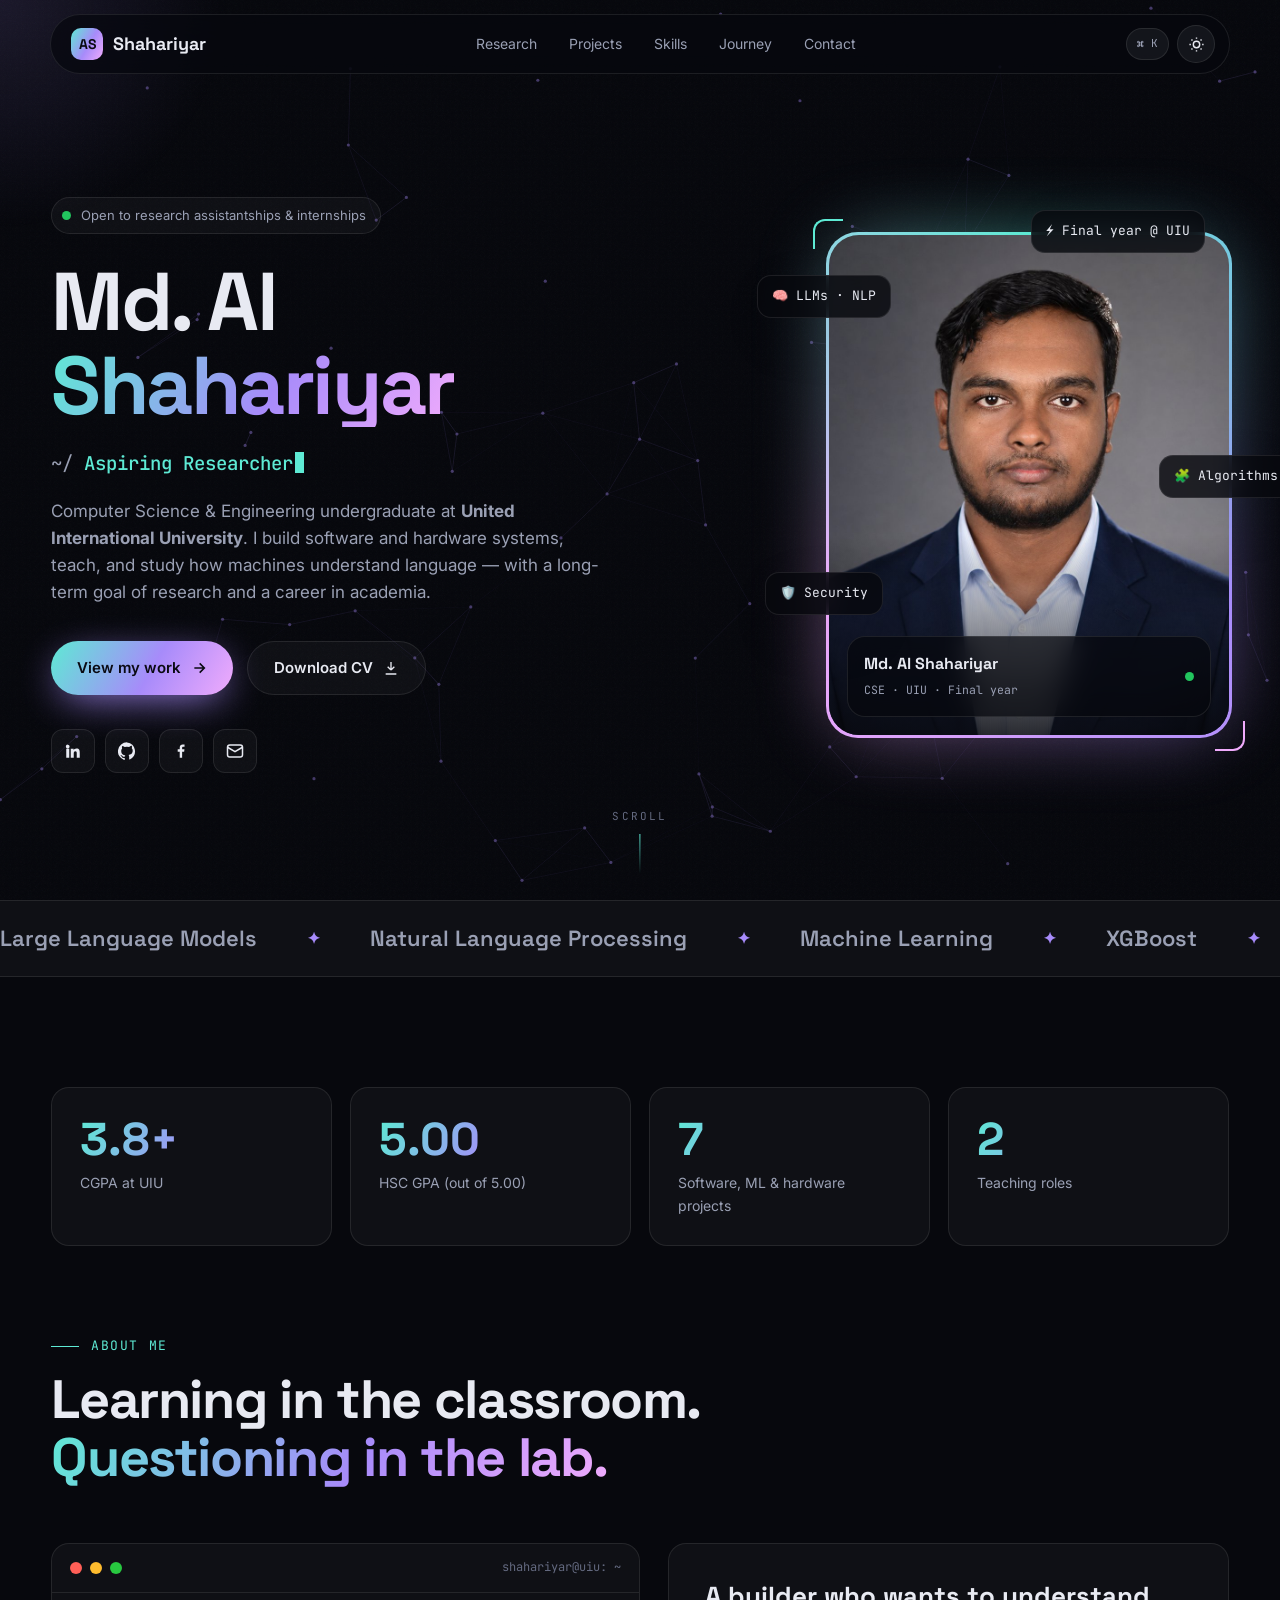
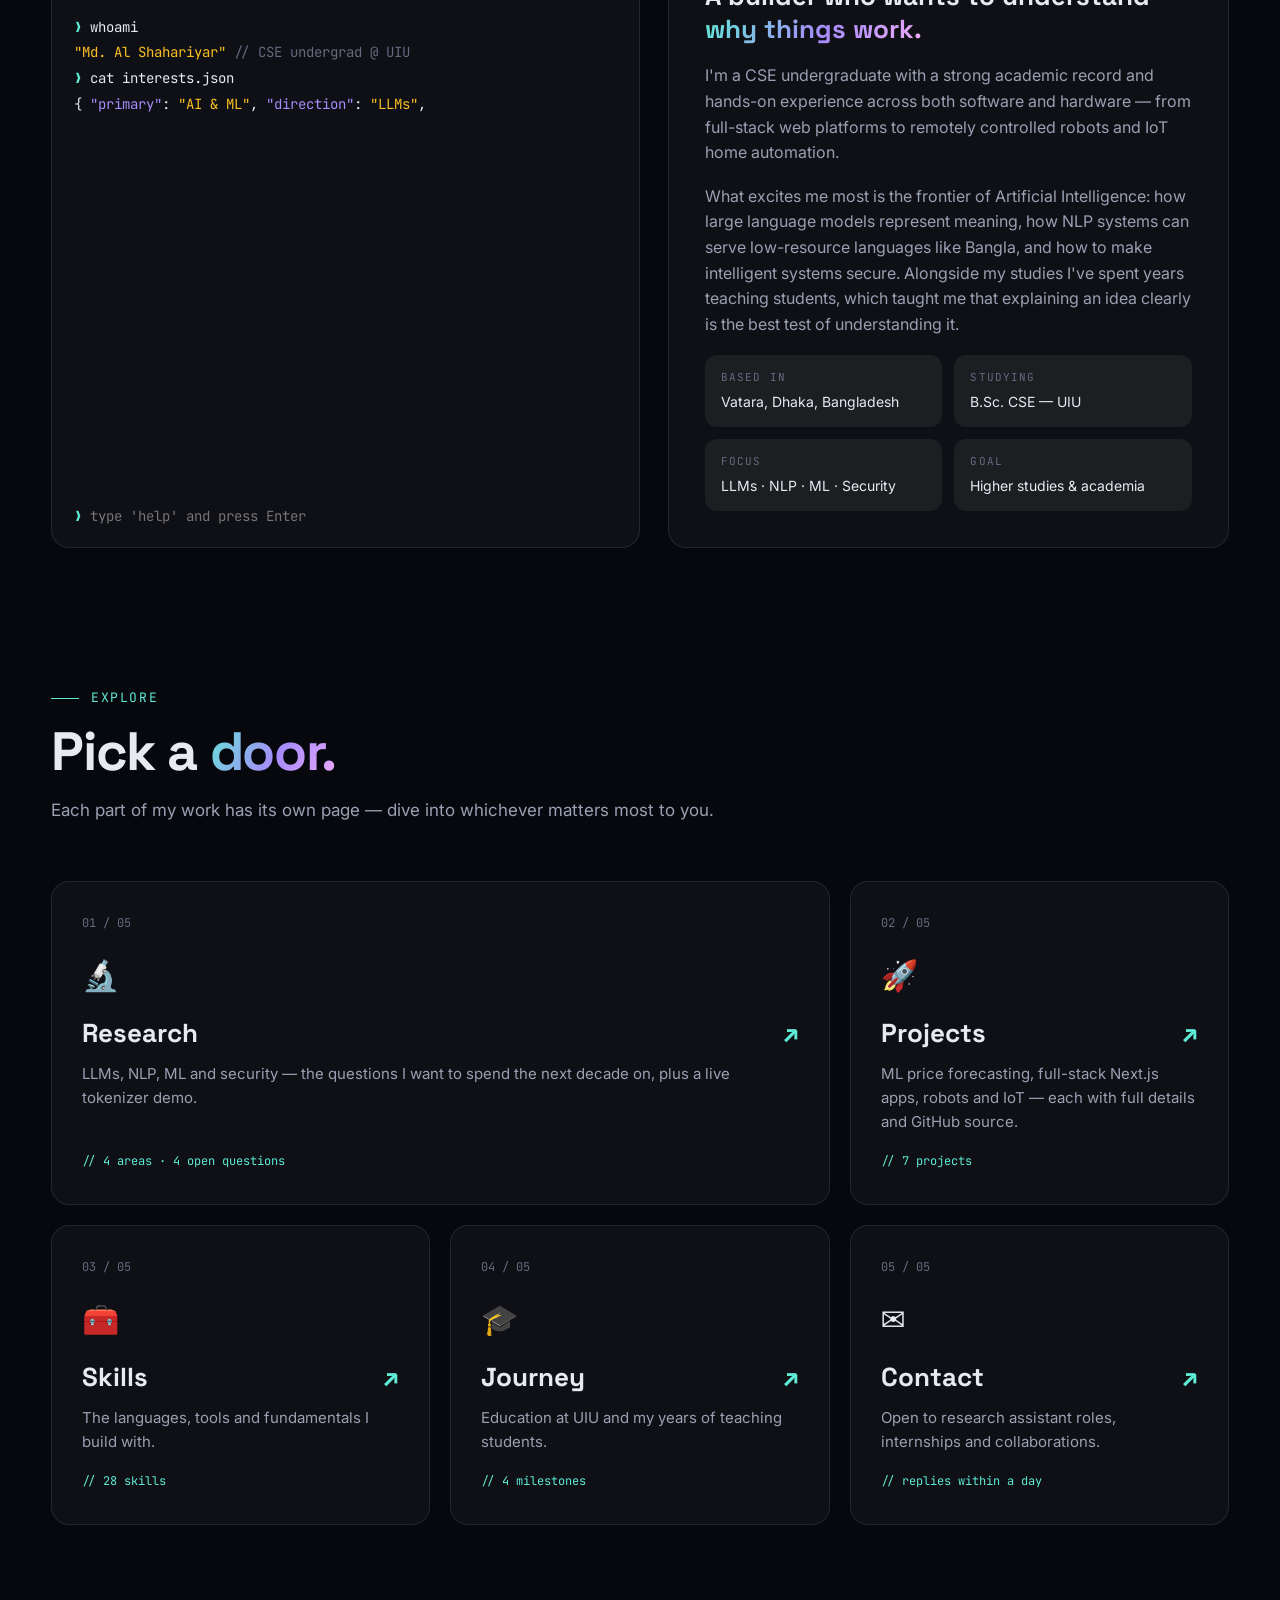
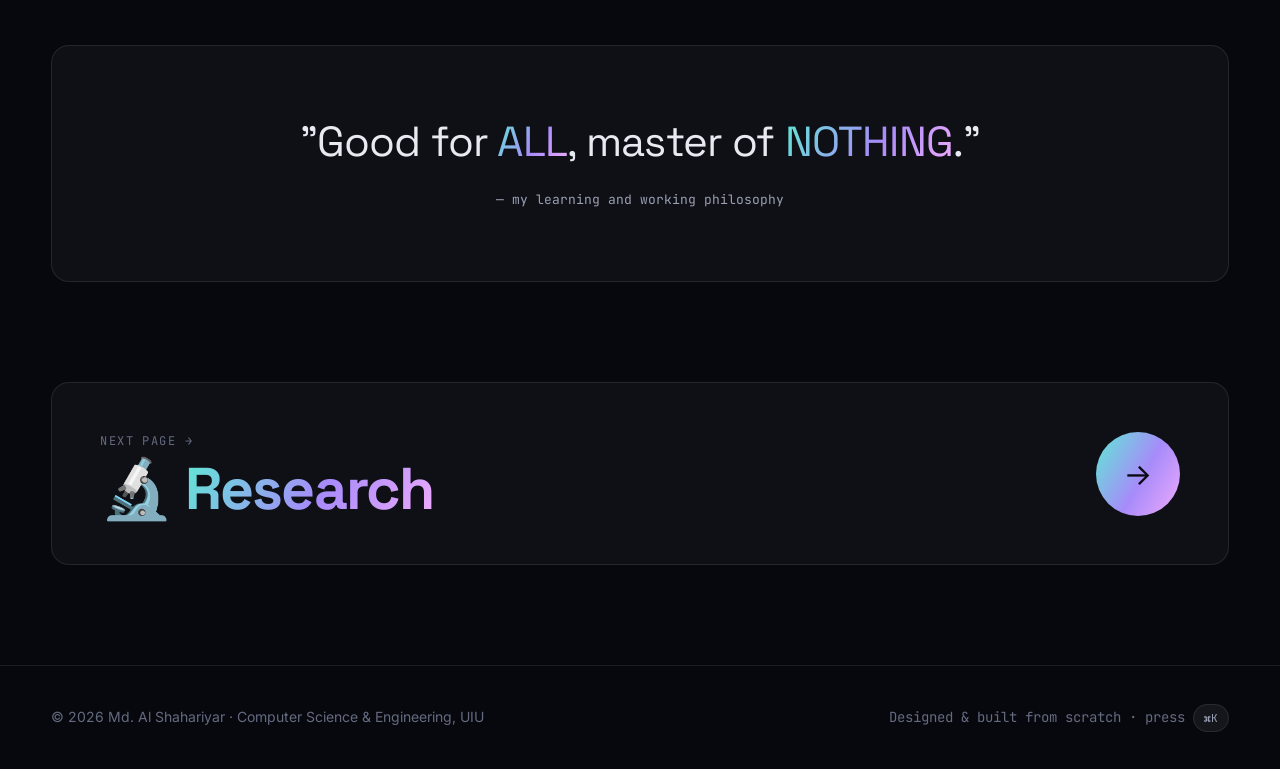
<file: index.html>
<!DOCTYPE html>
<html lang="en" data-theme="dark">
<head>
<meta charset="UTF-8">
<meta name="viewport" content="width=device-width, initial-scale=1.0">
<title>Md. Al Shahariyar — CSE @ UIU · AI / ML / NLP</title>
<meta name="description" content="Portfolio of Md. Al Shahariyar — Computer Science & Engineering undergraduate at United International University, focused on Large Language Models, NLP, Machine Learning and Security.">
<meta property="og:title" content="Md. Al Shahariyar — CSE @ UIU · AI / ML / NLP">
<meta property="og:description" content="Portfolio of Md. Al Shahariyar — Computer Science & Engineering undergraduate at United International University, focused on Large Language Models, NLP, Machine Learning and Security.">
<meta property="og:image" content="as.jpg">
<meta name="theme-color" content="#07080d">
<link rel="icon" href="data:image/svg+xml,%3Csvg xmlns='http://www.w3.org/2000/svg' viewBox='0 0 64 64'%3E%3Cdefs%3E%3ClinearGradient id='g'%3E%3Cstop offset='0' stop-color='%235eead4'/%3E%3Cstop offset='1' stop-color='%23a78bfa'/%3E%3C/linearGradient%3E%3C/defs%3E%3Crect width='64' height='64' rx='16' fill='url(%23g)'/%3E%3Ctext x='32' y='42' font-family='Arial' font-weight='700' font-size='26' text-anchor='middle' fill='%230a0a12'%3EAS%3C/text%3E%3C/svg%3E">
<link rel="preconnect" href="https://fonts.googleapis.com">
<link rel="preconnect" href="https://fonts.gstatic.com" crossorigin>
<link href="https://fonts.googleapis.com/css2?family=Space+Grotesk:wght@400;500;600;700&family=Inter:wght@400;500;600&family=JetBrains+Mono:wght@400;500&display=swap" rel="stylesheet">
<link rel="stylesheet" href="style.css">
<script>try{document.documentElement.dataset.theme=localStorage.getItem('theme')||'dark'}catch(e){}</script>
</head>
<body data-page="home">
<div id="curtain"></div>
<div id="loader"><div class="ld-box"><div id="ld-text">&gt; booting portfolio.sys</div><div class="ld-bar"><i id="ld-fill"></i></div></div></div>
<div id="progress"></div>
<canvas id="bg-canvas"></canvas>
<div id="cursor-glow"></div>
<div class="noise"></div>
<header>
<nav id="nav">
  <a href="index.html" class="logo"><b>AS</b><span>Shahariyar</span></a>
  <ul class="nav-links" id="nav-links"></ul>
  <div class="nav-actions">
    <span class="kbd" id="open-palette" title="Command palette (Ctrl+K)">⌘ K</span>
    <button class="icon-btn" id="theme-btn" aria-label="Toggle theme"></button>
    <button class="icon-btn" id="menu-btn" aria-label="Menu"><svg width="18" height="18" viewBox="0 0 24 24" fill="none" stroke="currentColor" stroke-width="2"><path d="M4 7h16M4 12h16M4 17h16"/></svg></button>
  </div>
</nav>
</header>
<main>
<section class="hero" id="home">
  <div class="container hero-grid">
    <div>
      <div class="badge"><span class="pulse"></span>Open to research assistantships &amp; internships</div>
      <h1><span class="line"><span>Md. Al</span></span><span class="line"><span class="grad-text">Shahariyar</span></span></h1>
      <div class="typer"><span class="c">~/</span> <b id="typer"></b><span class="caret"></span></div>
      <p class="lead">Computer Science &amp; Engineering undergraduate at <strong>United International University</strong>. I build software and hardware systems, teach, and study how machines understand language — with a long-term goal of research and a career in academia.</p>
      <div class="hero-cta">
        <a href="projects.html" class="btn btn-primary magnetic">View my work <svg width="16" height="16" viewBox="0 0 24 24" fill="none" stroke="currentColor" stroke-width="2.4"><path d="M5 12h14M13 5l7 7-7 7"/></svg></a>
        <a href="resume.pdf" class="btn btn-ghost magnetic" target="_blank" rel="noopener">Download CV <svg width="16" height="16" viewBox="0 0 24 24" fill="none" stroke="currentColor" stroke-width="2"><path d="M12 3v12m0 0l-5-5m5 5l5-5M4 21h16"/></svg></a>
      </div>
      <div class="socials"></div>
    </div>
    <div class="photo-wrap reveal" id="photo-wrap">
      <div class="photo-glow2"></div><div class="photo-glow"></div>
      <span class="corner tl"></span><span class="corner br"></span>
      <div class="photo-frame">
        <img class="photo-img" src="as.jpg" alt="Photo of Md. Al Shahariyar" onerror="this.parentNode.classList.add('empty')">
        <div class="photo-empty">
          <span class="cam"><svg width="34" height="34" viewBox="0 0 24 24" fill="none" stroke="currentColor" stroke-width="2"><path d="M4 8h3l2-3h6l2 3h3a1 1 0 011 1v10a1 1 0 01-1 1H4a1 1 0 01-1-1V9a1 1 0 011-1z"/><circle cx="12" cy="13.5" r="3.5"/></svg></span>
          <b>Your photo here</b><small>save it as as.jpg next to index.html</small>
        </div>
        <div class="photo-tag"><div><b>Md. Al Shahariyar</b><small>CSE · UIU · Final year</small></div><span class="pulse" title="Available"></span></div>
      </div>
      <div class="float-chip c1">🧠 <span>LLMs · NLP</span></div>
      <div class="float-chip c2">🧩 <span>Algorithms</span></div>
      <div class="float-chip c3">🛡️ <span>Security</span></div>
      <div class="float-chip c4">⚡ <span>Final year @ UIU</span></div>
    </div>
  </div>
  <div class="scroll-hint">SCROLL<i></i></div>
</section>

<div class="marquee"><div class="marquee-track" id="marquee"></div></div>

<section id="about">
  <div class="container">
    <div class="stats" id="stats"></div>
    <div style="height:90px"></div>
    <div class="sec-head reveal">
      <div class="eyebrow">About me</div>
      <h2>Learning in the classroom.<br><span class="grad-text">Questioning in the lab.</span></h2>
    </div>
    <div class="about-grid">
      <div class="card terminal reveal">
        <div class="term-bar"><i></i><i></i><i></i><span>shahariyar@uiu: ~</span></div>
        <div class="term-body" id="term-body"></div>
        <div class="term-input"><span style="color:var(--a1)">❯</span><input id="term-in" placeholder="type 'help' and press Enter" autocomplete="off" spellcheck="false"></div>
      </div>
      <div class="card spot about-text reveal">
        <h3>A builder who wants to understand <span class="grad-text">why things work.</span></h3>
        <p>I'm a CSE undergraduate with a strong academic record and hands-on experience across both software and hardware — from full-stack web platforms to remotely controlled robots and IoT home automation.</p>
        <p>What excites me most is the frontier of Artificial Intelligence: how large language models represent meaning, how NLP systems can serve low-resource languages like Bangla, and how to make intelligent systems secure. Alongside my studies I've spent years teaching students, which taught me that explaining an idea clearly is the best test of understanding it.</p>
        <div class="facts">
          <div class="fact"><small>Based in</small>Vatara, Dhaka, Bangladesh</div>
          <div class="fact"><small>Studying</small>B.Sc. CSE — UIU</div>
          <div class="fact"><small>Focus</small>LLMs · NLP · ML · Security</div>
          <div class="fact"><small>Goal</small>Higher studies &amp; academia</div>
        </div>
      </div>
    </div>
  </div>
</section>

<section style="padding-top:20px">
  <div class="container">
    <div class="sec-head reveal">
      <div class="eyebrow">Explore</div>
      <h2>Pick a <span class="grad-text">door.</span></h2>
      <p>Each part of my work has its own page — dive into whichever matters most to you.</p>
    </div>
    <div class="explore" id="explore"></div>
  </div>
</section>

<div class="container" style="margin-bottom:100px"><div class="card spot quote reveal">
  <blockquote>"Good for <span class="grad-text">ALL</span>, master of <span class="grad-text">NOTHING</span>."</blockquote>
  <cite>— my learning and working philosophy</cite>
</div></div>

<div class="container"><a class="card spot next-page reveal" id="next-page" href="index.html"></a></div>
</main>
<footer><div class="container foot">
  <span>© <span class="yr"></span> Md. Al Shahariyar · Computer Science &amp; Engineering, UIU</span>
  <span class="mono">Designed &amp; built from scratch · press <span class="kbd" style="cursor:default">⌘K</span></span>
</div></footer>

<div class="overlay" id="pal-overlay"><div class="palette">
  <input id="pal-in" placeholder="Type a command or search…" autocomplete="off">
  <div class="pal-list" id="pal-list"></div>
</div></div>
<div class="toast" id="toast"></div>
<button class="icon-btn" id="top-btn" aria-label="Back to top">↑</button>
<script src="data.js"></script>
<script src="main.js"></script>
</body>
</html>
</file>
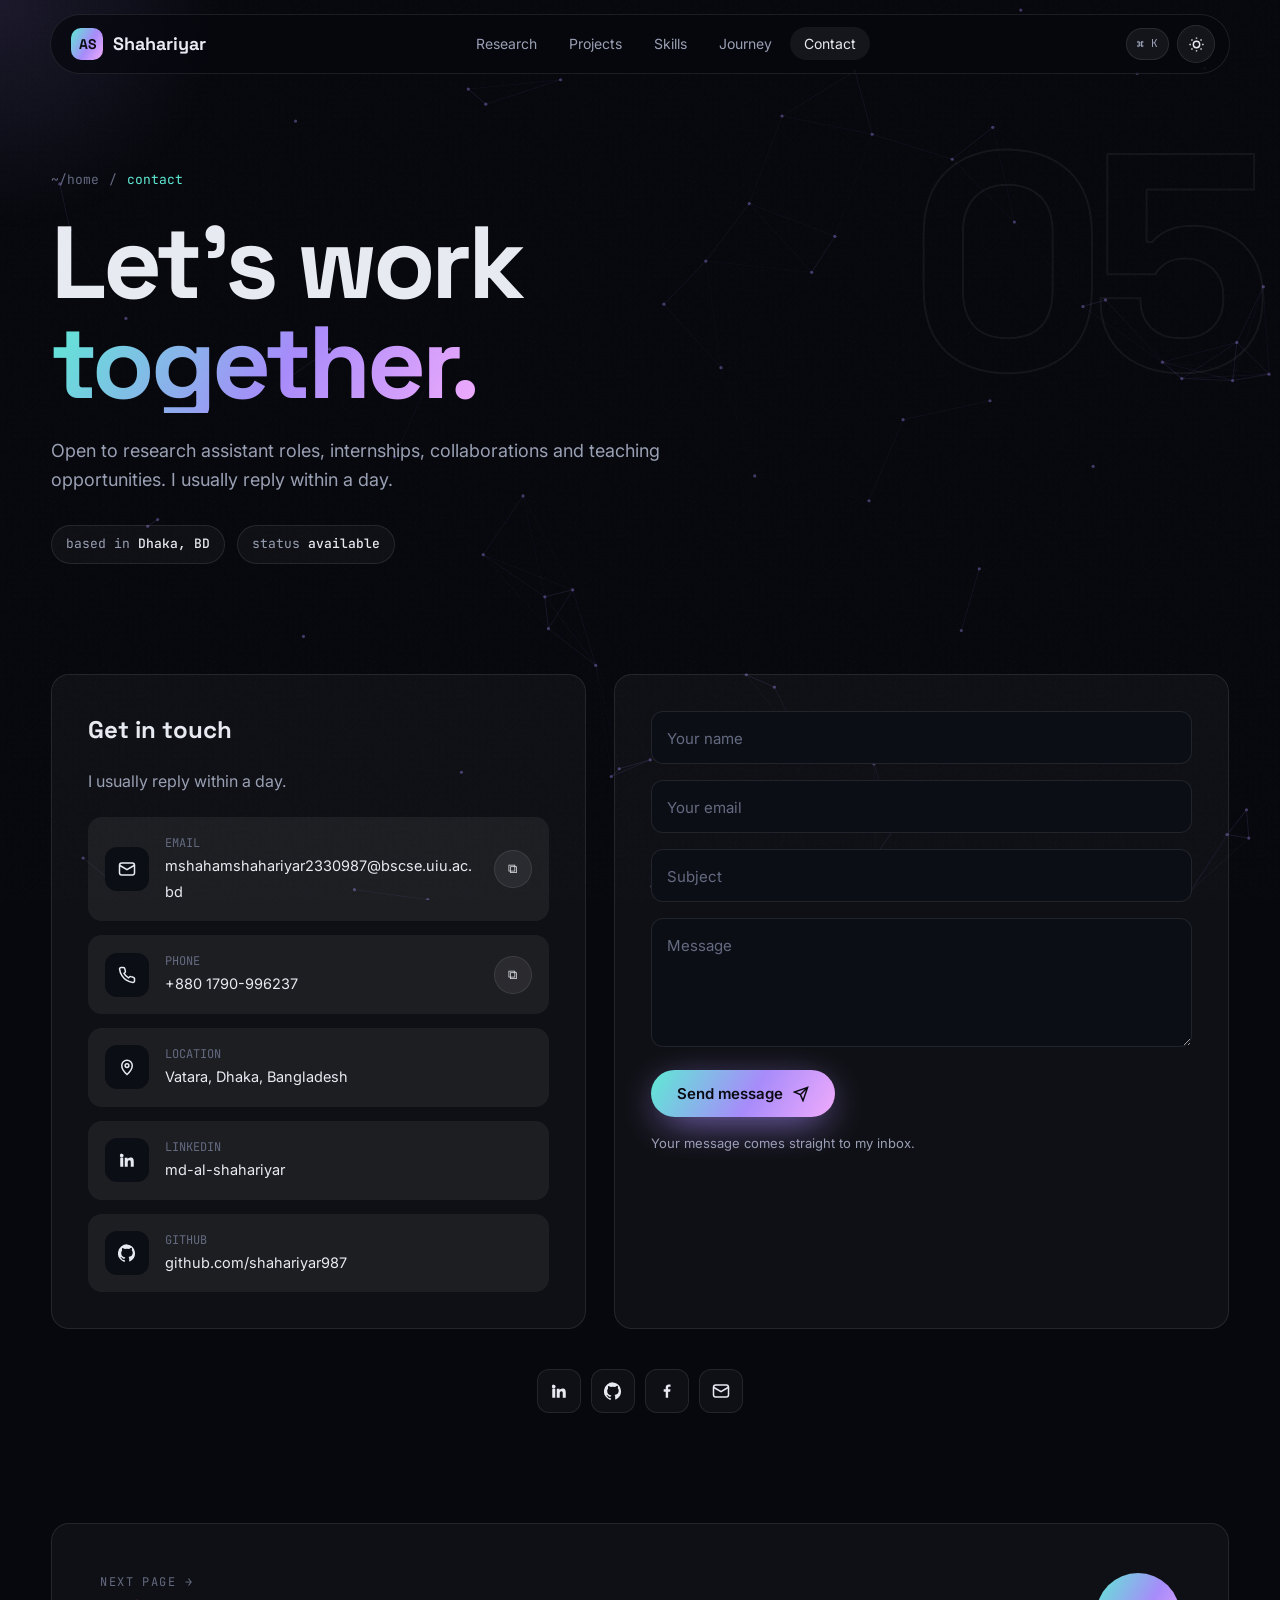
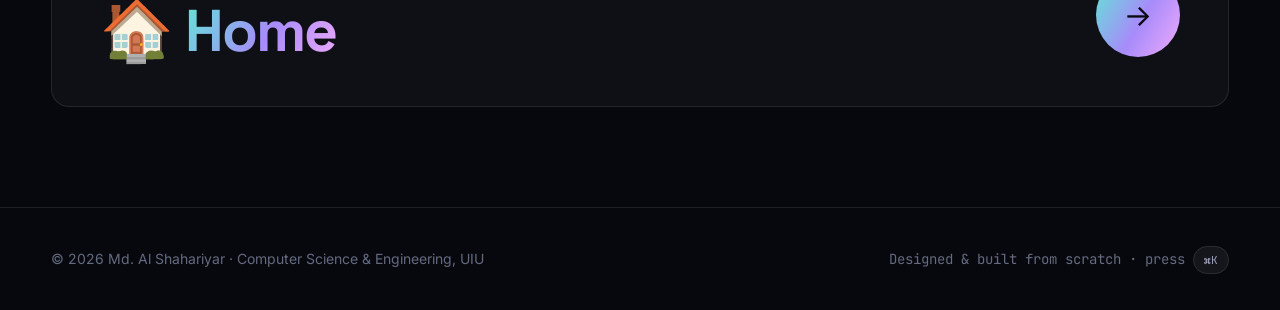
<file: contact.html>
<!DOCTYPE html>
<html lang="en" data-theme="dark">
<head>
<meta charset="UTF-8">
<meta name="viewport" content="width=device-width, initial-scale=1.0">
<title>Contact — Md. Al Shahariyar</title>
<meta name="description" content="Get in touch with Md. Al Shahariyar for research, internships and collaborations.">
<meta property="og:title" content="Contact — Md. Al Shahariyar">
<meta property="og:description" content="Get in touch with Md. Al Shahariyar for research, internships and collaborations.">
<meta property="og:image" content="as.jpg">
<meta name="theme-color" content="#07080d">
<link rel="icon" href="data:image/svg+xml,%3Csvg xmlns='http://www.w3.org/2000/svg' viewBox='0 0 64 64'%3E%3Cdefs%3E%3ClinearGradient id='g'%3E%3Cstop offset='0' stop-color='%235eead4'/%3E%3Cstop offset='1' stop-color='%23a78bfa'/%3E%3C/linearGradient%3E%3C/defs%3E%3Crect width='64' height='64' rx='16' fill='url(%23g)'/%3E%3Ctext x='32' y='42' font-family='Arial' font-weight='700' font-size='26' text-anchor='middle' fill='%230a0a12'%3EAS%3C/text%3E%3C/svg%3E">
<link rel="preconnect" href="https://fonts.googleapis.com">
<link rel="preconnect" href="https://fonts.gstatic.com" crossorigin>
<link href="https://fonts.googleapis.com/css2?family=Space+Grotesk:wght@400;500;600;700&family=Inter:wght@400;500;600&family=JetBrains+Mono:wght@400;500&display=swap" rel="stylesheet">
<link rel="stylesheet" href="style.css">
<script>try{document.documentElement.dataset.theme=localStorage.getItem('theme')||'dark'}catch(e){}</script>
</head>
<body data-page="contact">
<div id="curtain"></div>
<div id="progress"></div>
<canvas id="bg-canvas"></canvas>
<div id="cursor-glow"></div>
<div class="noise"></div>
<header>
<nav id="nav">
  <a href="index.html" class="logo"><b>AS</b><span>Shahariyar</span></a>
  <ul class="nav-links" id="nav-links"></ul>
  <div class="nav-actions">
    <span class="kbd" id="open-palette" title="Command palette (Ctrl+K)">⌘ K</span>
    <button class="icon-btn" id="theme-btn" aria-label="Toggle theme"></button>
    <button class="icon-btn" id="menu-btn" aria-label="Menu"><svg width="18" height="18" viewBox="0 0 24 24" fill="none" stroke="currentColor" stroke-width="2"><path d="M4 7h16M4 12h16M4 17h16"/></svg></button>
  </div>
</nav>
</header>
<main>
<section class="page-hero">
  <div class="big-num">05</div>
  <div class="container">
    <div class="crumbs"><a href="index.html">~/home</a><span>/</span><span style="color:var(--a1)">contact</span></div>
    <h1><span class="line"><span>Let's work</span></span><span class="line"><span class="grad-text">together.</span></span></h1>
    <p>Open to research assistant roles, internships, collaborations and teaching opportunities. I usually reply within a day.</p>
    <div class="meta-row"><span>based in <b>Dhaka, BD</b></span><span>status <b>available</b></span></div>
  </div>
</section>

<section class="sec-tight">
  <div class="container">
    <div class="contact-grid">
      <div class="card c-info reveal" id="c-info"></div>
      <form class="card spot c-form reveal" id="c-form">
        <div class="field"><input id="f-name" placeholder=" " required><label for="f-name">Your name</label></div>
        <div class="field"><input id="f-mail" type="email" placeholder=" " required><label for="f-mail">Your email</label></div>
        <div class="field"><input id="f-sub" placeholder=" "><label for="f-sub">Subject</label></div>
        <input type="checkbox" id="f-bot" style="display:none" tabindex="-1" autocomplete="off">
        <div class="field"><textarea id="f-msg" rows="5" placeholder=" " required></textarea><label for="f-msg">Message</label></div>
        <button class="btn btn-primary magnetic" type="submit" style="align-self:flex-start">Send message <svg width="16" height="16" viewBox="0 0 24 24" fill="none" stroke="currentColor" stroke-width="2.2"><path d="M22 2L11 13M22 2l-7 20-4-9-9-4 20-7z"/></svg></button>
        <div class="form-note" id="form-note">Your message comes straight to my inbox.</div>
      </form>
    </div>
    <div class="socials reveal" style="justify-content:center;margin-top:40px"></div>
  </div>
</section>

<div class="container"><a class="card spot next-page reveal" id="next-page" href="index.html"></a></div>
</main>
<footer><div class="container foot">
  <span>© <span class="yr"></span> Md. Al Shahariyar · Computer Science &amp; Engineering, UIU</span>
  <span class="mono">Designed &amp; built from scratch · press <span class="kbd" style="cursor:default">⌘K</span></span>
</div></footer>

<div class="overlay" id="pal-overlay"><div class="palette">
  <input id="pal-in" placeholder="Type a command or search…" autocomplete="off">
  <div class="pal-list" id="pal-list"></div>
</div></div>
<div class="toast" id="toast"></div>
<button class="icon-btn" id="top-btn" aria-label="Back to top">↑</button>
<script src="data.js"></script>
<script src="main.js"></script>
</body>
</html>
</file>
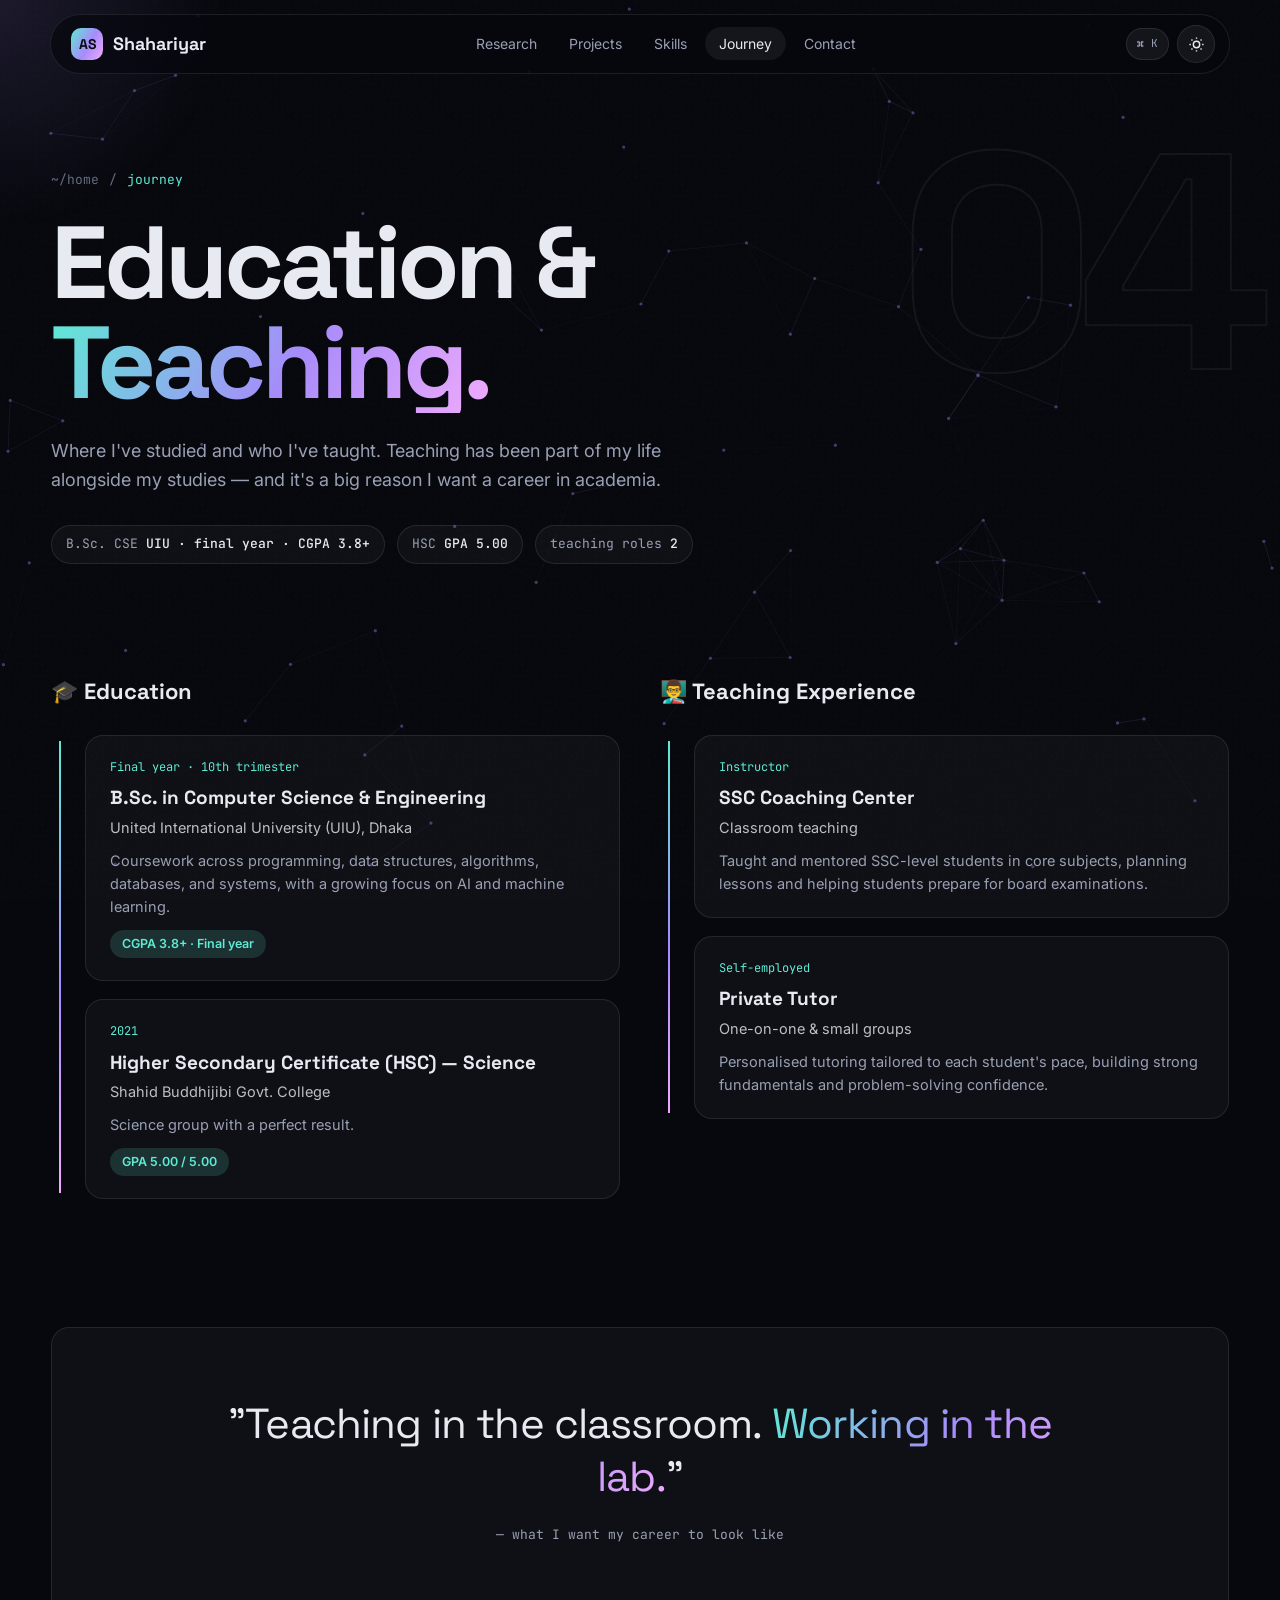
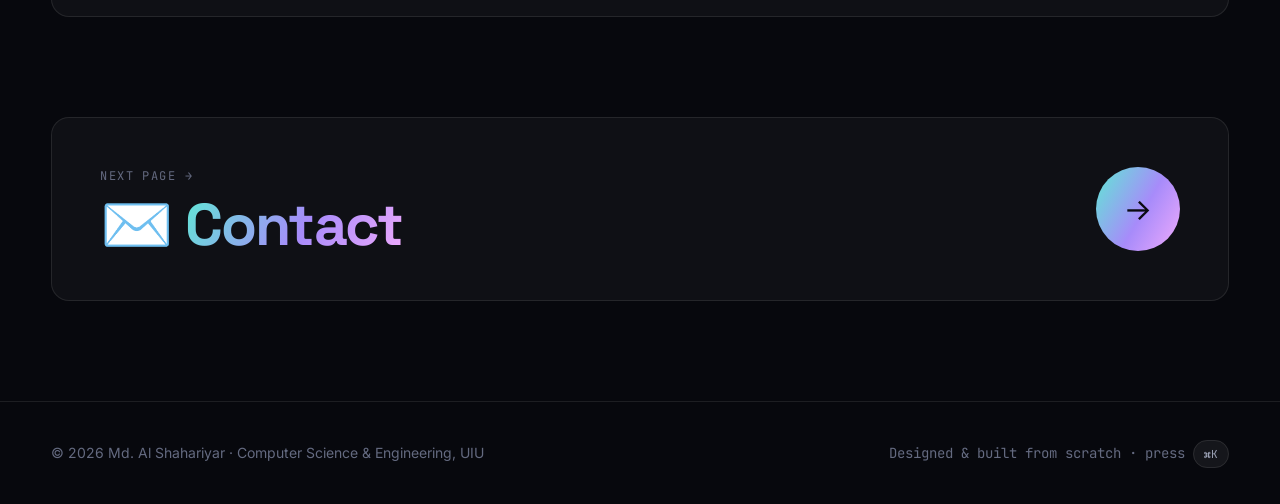
<file: journey.html>
<!DOCTYPE html>
<html lang="en" data-theme="dark">
<head>
<meta charset="UTF-8">
<meta name="viewport" content="width=device-width, initial-scale=1.0">
<title>Journey — Md. Al Shahariyar</title>
<meta name="description" content="Education and teaching experience of Md. Al Shahariyar.">
<meta property="og:title" content="Journey — Md. Al Shahariyar">
<meta property="og:description" content="Education and teaching experience of Md. Al Shahariyar.">
<meta property="og:image" content="as.jpg">
<meta name="theme-color" content="#07080d">
<link rel="icon" href="data:image/svg+xml,%3Csvg xmlns='http://www.w3.org/2000/svg' viewBox='0 0 64 64'%3E%3Cdefs%3E%3ClinearGradient id='g'%3E%3Cstop offset='0' stop-color='%235eead4'/%3E%3Cstop offset='1' stop-color='%23a78bfa'/%3E%3C/linearGradient%3E%3C/defs%3E%3Crect width='64' height='64' rx='16' fill='url(%23g)'/%3E%3Ctext x='32' y='42' font-family='Arial' font-weight='700' font-size='26' text-anchor='middle' fill='%230a0a12'%3EAS%3C/text%3E%3C/svg%3E">
<link rel="preconnect" href="https://fonts.googleapis.com">
<link rel="preconnect" href="https://fonts.gstatic.com" crossorigin>
<link href="https://fonts.googleapis.com/css2?family=Space+Grotesk:wght@400;500;600;700&family=Inter:wght@400;500;600&family=JetBrains+Mono:wght@400;500&display=swap" rel="stylesheet">
<link rel="stylesheet" href="style.css">
<script>try{document.documentElement.dataset.theme=localStorage.getItem('theme')||'dark'}catch(e){}</script>
</head>
<body data-page="journey">
<div id="curtain"></div>
<div id="progress"></div>
<canvas id="bg-canvas"></canvas>
<div id="cursor-glow"></div>
<div class="noise"></div>
<header>
<nav id="nav">
  <a href="index.html" class="logo"><b>AS</b><span>Shahariyar</span></a>
  <ul class="nav-links" id="nav-links"></ul>
  <div class="nav-actions">
    <span class="kbd" id="open-palette" title="Command palette (Ctrl+K)">⌘ K</span>
    <button class="icon-btn" id="theme-btn" aria-label="Toggle theme"></button>
    <button class="icon-btn" id="menu-btn" aria-label="Menu"><svg width="18" height="18" viewBox="0 0 24 24" fill="none" stroke="currentColor" stroke-width="2"><path d="M4 7h16M4 12h16M4 17h16"/></svg></button>
  </div>
</nav>
</header>
<main>
<section class="page-hero">
  <div class="big-num">04</div>
  <div class="container">
    <div class="crumbs"><a href="index.html">~/home</a><span>/</span><span style="color:var(--a1)">journey</span></div>
    <h1><span class="line"><span>Education &amp;</span></span><span class="line"><span class="grad-text">Teaching.</span></span></h1>
    <p>Where I've studied and who I've taught. Teaching has been part of my life alongside my studies — and it's a big reason I want a career in academia.</p>
    <div class="meta-row"><span>B.Sc. CSE <b>UIU · final year · CGPA 3.8+</b></span><span>HSC <b>GPA 5.00</b></span><span>teaching roles <b>2</b></span></div>
  </div>
</section>

<section class="sec-tight">
  <div class="container">
    <div class="tl-wrap">
      <div class="reveal"><h3>🎓 Education</h3><div class="timeline" id="tl-edu"><span class="fill"></span></div></div>
      <div class="reveal"><h3>👨‍🏫 Teaching Experience</h3><div class="timeline" id="tl-teach"><span class="fill"></span></div></div>
    </div>
  </div>
</section>
<div class="container" style="margin-bottom:100px"><div class="card spot quote reveal">
  <blockquote>"Teaching in the classroom. <span class="grad-text">Working in the lab.</span>"</blockquote>
  <cite>— what I want my career to look like</cite>
</div></div>

<div class="container"><a class="card spot next-page reveal" id="next-page" href="index.html"></a></div>
</main>
<footer><div class="container foot">
  <span>© <span class="yr"></span> Md. Al Shahariyar · Computer Science &amp; Engineering, UIU</span>
  <span class="mono">Designed &amp; built from scratch · press <span class="kbd" style="cursor:default">⌘K</span></span>
</div></footer>

<div class="overlay" id="pal-overlay"><div class="palette">
  <input id="pal-in" placeholder="Type a command or search…" autocomplete="off">
  <div class="pal-list" id="pal-list"></div>
</div></div>
<div class="toast" id="toast"></div>
<button class="icon-btn" id="top-btn" aria-label="Back to top">↑</button>
<script src="data.js"></script>
<script src="main.js"></script>
</body>
</html>
</file>
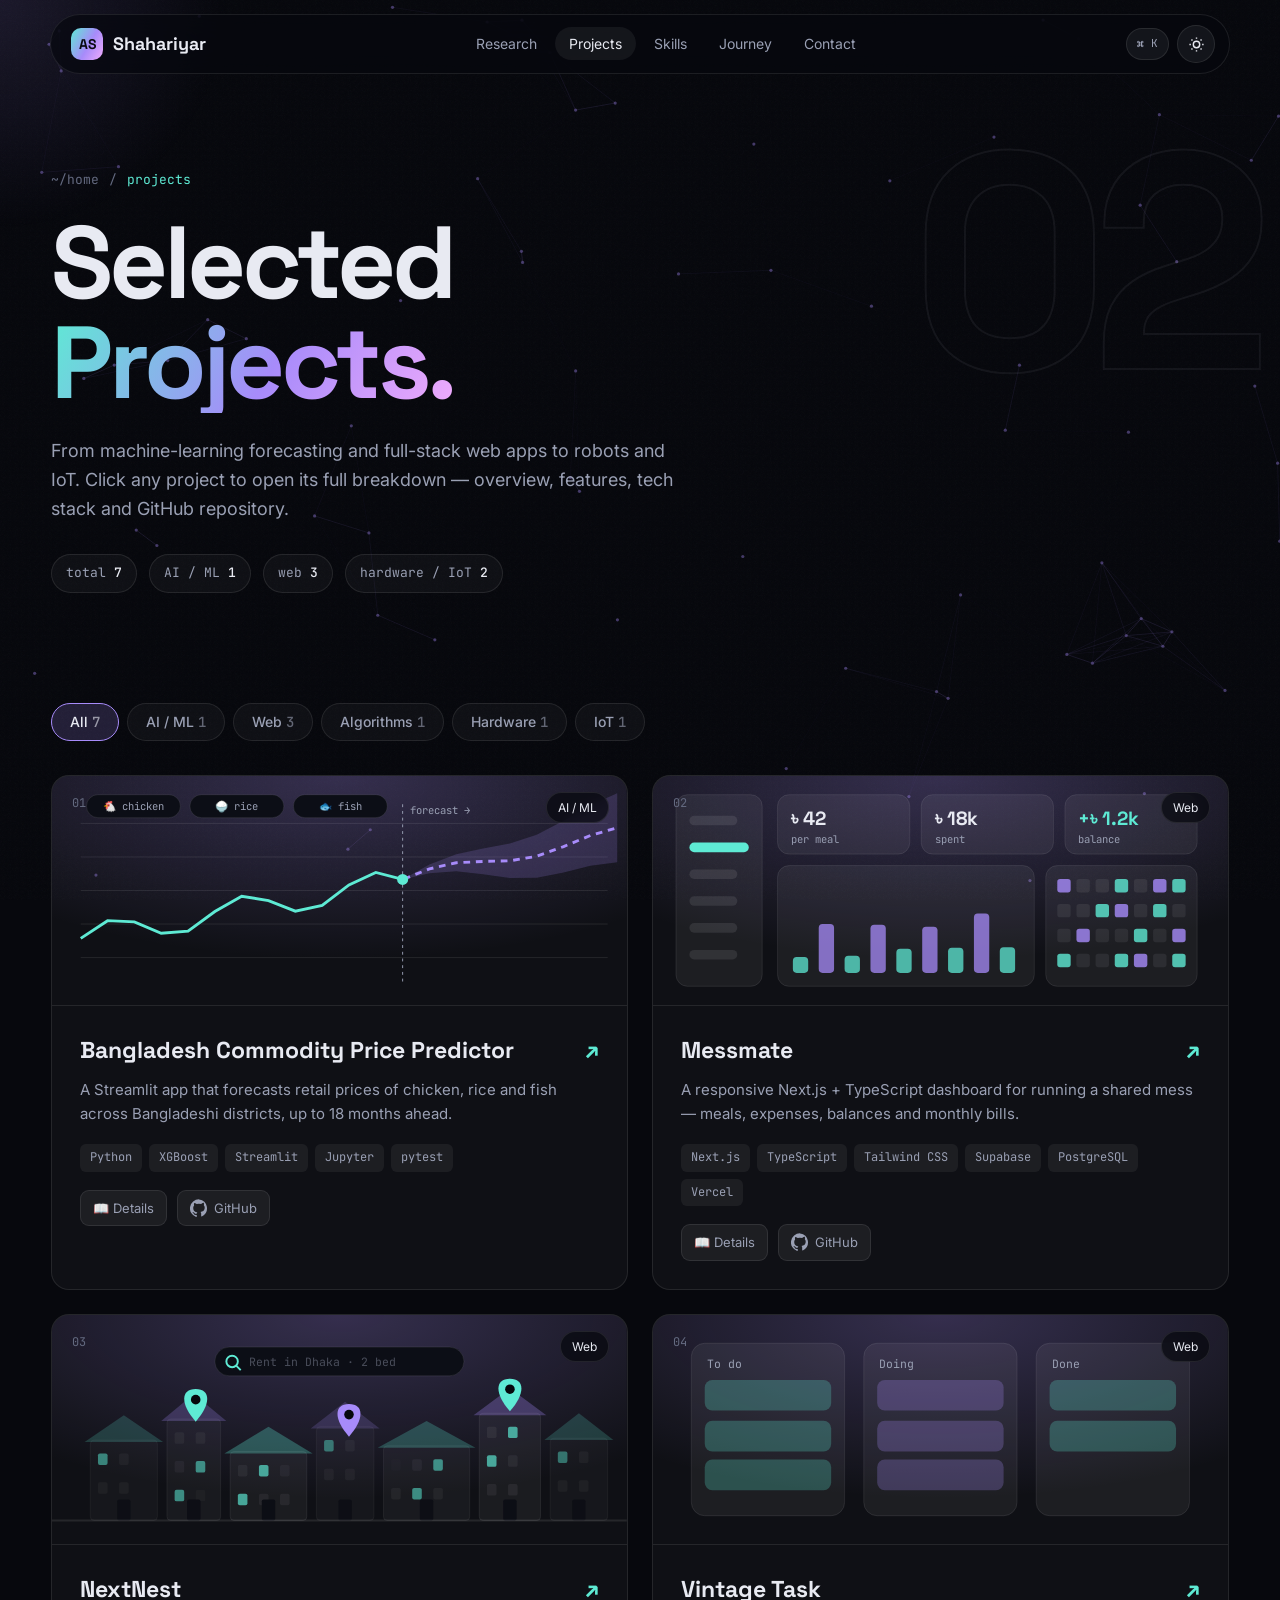
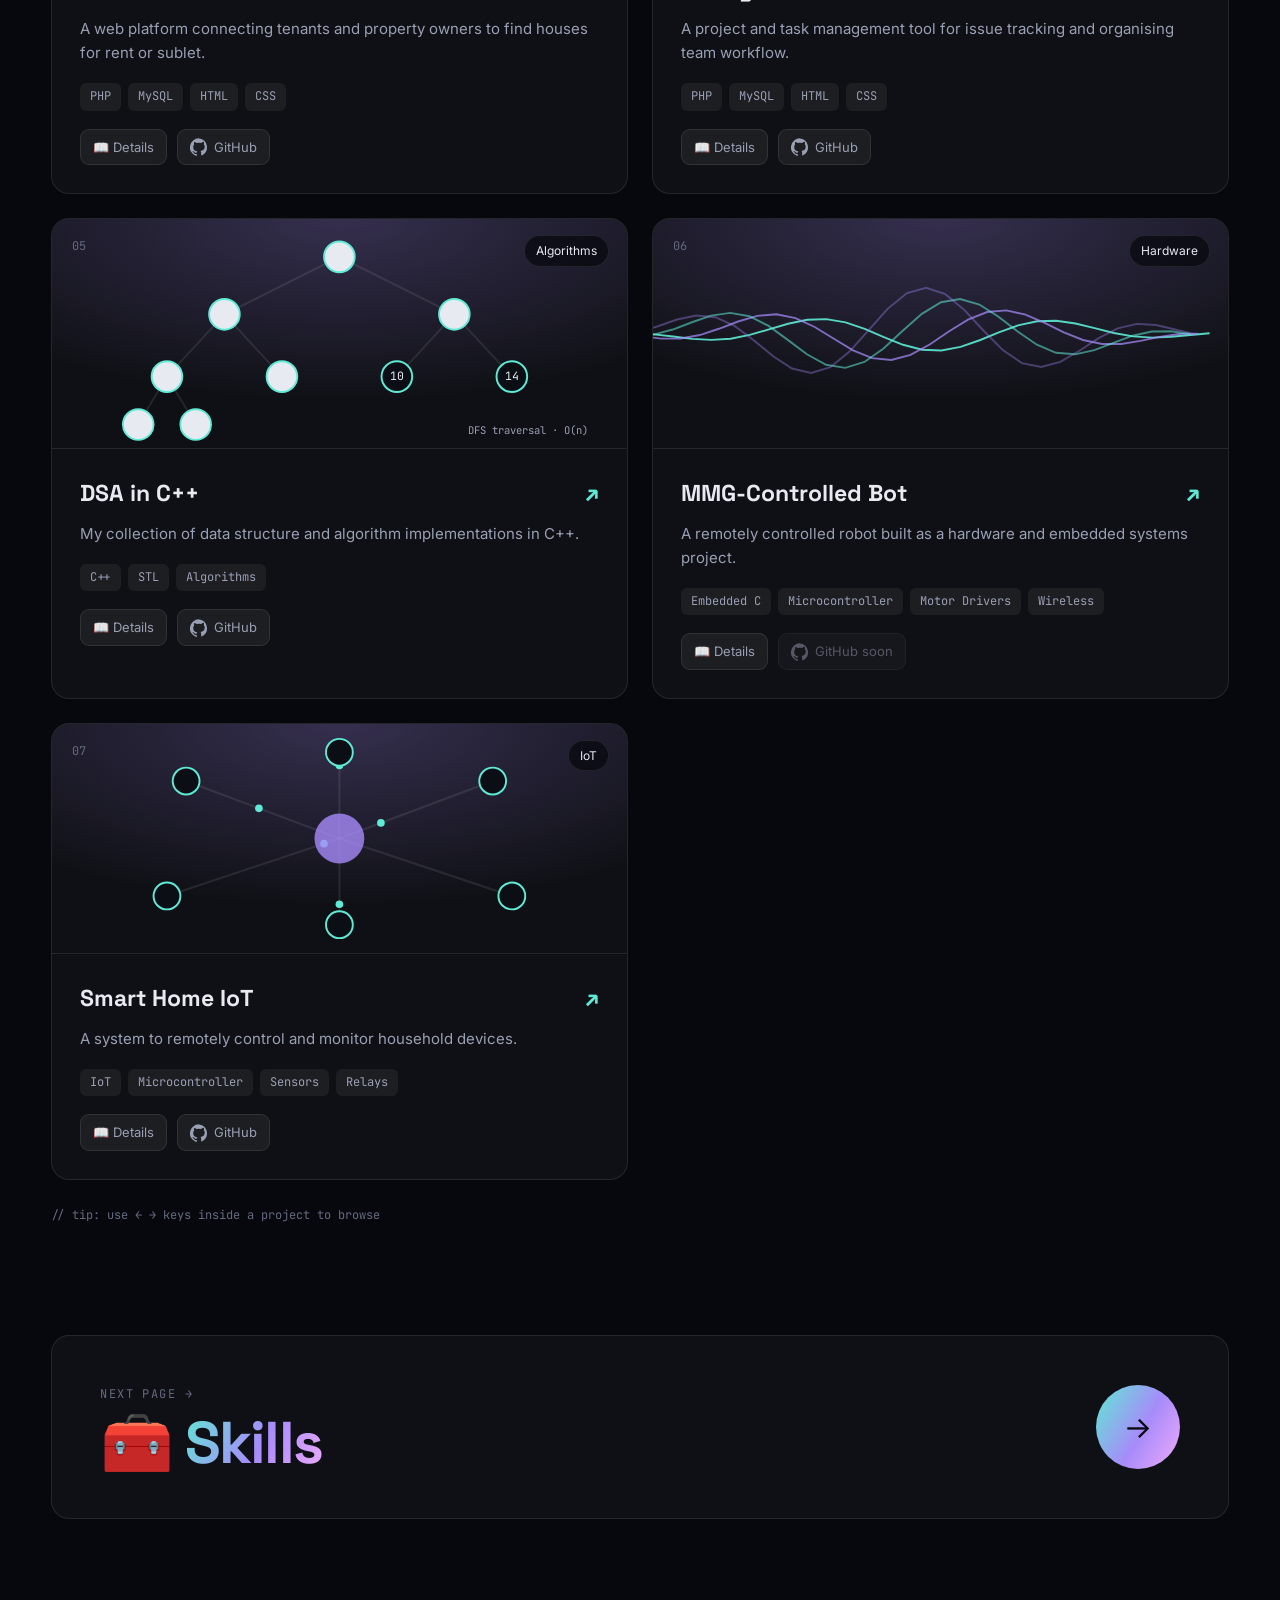
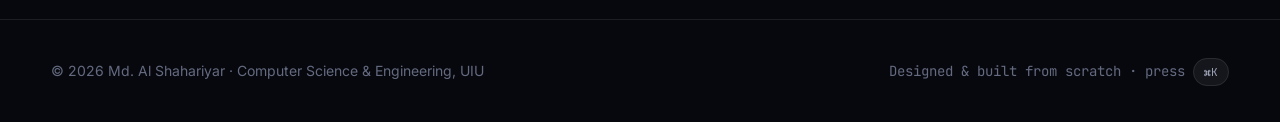
<file: projects.html>
<!DOCTYPE html>
<html lang="en" data-theme="dark">
<head>
<meta charset="UTF-8">
<meta name="viewport" content="width=device-width, initial-scale=1.0">
<title>Projects — Md. Al Shahariyar</title>
<meta name="description" content="Software and hardware projects by Md. Al Shahariyar: NextNest, Vintage Task, MMG-Controlled Bot and Smart Home IoT.">
<meta property="og:title" content="Projects — Md. Al Shahariyar">
<meta property="og:description" content="Software and hardware projects by Md. Al Shahariyar: NextNest, Vintage Task, MMG-Controlled Bot and Smart Home IoT.">
<meta property="og:image" content="as.jpg">
<meta name="theme-color" content="#07080d">
<link rel="icon" href="data:image/svg+xml,%3Csvg xmlns='http://www.w3.org/2000/svg' viewBox='0 0 64 64'%3E%3Cdefs%3E%3ClinearGradient id='g'%3E%3Cstop offset='0' stop-color='%235eead4'/%3E%3Cstop offset='1' stop-color='%23a78bfa'/%3E%3C/linearGradient%3E%3C/defs%3E%3Crect width='64' height='64' rx='16' fill='url(%23g)'/%3E%3Ctext x='32' y='42' font-family='Arial' font-weight='700' font-size='26' text-anchor='middle' fill='%230a0a12'%3EAS%3C/text%3E%3C/svg%3E">
<link rel="preconnect" href="https://fonts.googleapis.com">
<link rel="preconnect" href="https://fonts.gstatic.com" crossorigin>
<link href="https://fonts.googleapis.com/css2?family=Space+Grotesk:wght@400;500;600;700&family=Inter:wght@400;500;600&family=JetBrains+Mono:wght@400;500&display=swap" rel="stylesheet">
<link rel="stylesheet" href="style.css">
<script>try{document.documentElement.dataset.theme=localStorage.getItem('theme')||'dark'}catch(e){}</script>
</head>
<body data-page="projects">
<div id="curtain"></div>
<div id="progress"></div>
<canvas id="bg-canvas"></canvas>
<div id="cursor-glow"></div>
<div class="noise"></div>
<header>
<nav id="nav">
  <a href="index.html" class="logo"><b>AS</b><span>Shahariyar</span></a>
  <ul class="nav-links" id="nav-links"></ul>
  <div class="nav-actions">
    <span class="kbd" id="open-palette" title="Command palette (Ctrl+K)">⌘ K</span>
    <button class="icon-btn" id="theme-btn" aria-label="Toggle theme"></button>
    <button class="icon-btn" id="menu-btn" aria-label="Menu"><svg width="18" height="18" viewBox="0 0 24 24" fill="none" stroke="currentColor" stroke-width="2"><path d="M4 7h16M4 12h16M4 17h16"/></svg></button>
  </div>
</nav>
</header>
<main>
<section class="page-hero">
  <div class="big-num">02</div>
  <div class="container">
    <div class="crumbs"><a href="index.html">~/home</a><span>/</span><span style="color:var(--a1)">projects</span></div>
    <h1><span class="line"><span>Selected</span></span><span class="line"><span class="grad-text">Projects.</span></span></h1>
    <p>From machine-learning forecasting and full-stack web apps to robots and IoT. Click any project to open its full breakdown — overview, features, tech stack and GitHub repository.</p>
    <div class="meta-row"><span>total <b data-count="all"></b></span><span>AI / ML <b data-count="AI / ML"></b></span><span>web <b data-count="Web"></b></span><span>hardware / IoT <b data-count="Hardware|IoT"></b></span></div>
  </div>
</section>

<section class="sec-tight">
  <div class="container">
    <div class="filters reveal" id="filters"></div>
    <div class="proj-grid" id="proj-grid"></div>
    <p class="mono reveal" style="color:var(--dim);font-size:12px;margin-top:26px">// tip: use ← → keys inside a project to browse</p>
  </div>
</section>

<div class="container"><a class="card spot next-page reveal" id="next-page" href="index.html"></a></div>
</main>
<footer><div class="container foot">
  <span>© <span class="yr"></span> Md. Al Shahariyar · Computer Science &amp; Engineering, UIU</span>
  <span class="mono">Designed &amp; built from scratch · press <span class="kbd" style="cursor:default">⌘K</span></span>
</div></footer>
<div class="overlay" id="proj-overlay"><div class="modal" id="modal" role="dialog" aria-modal="true">
  <div class="modal-head" id="modal-head"></div>
  <div class="modal-body" id="modal-body"></div>
</div></div>
<div class="overlay" id="pal-overlay"><div class="palette">
  <input id="pal-in" placeholder="Type a command or search…" autocomplete="off">
  <div class="pal-list" id="pal-list"></div>
</div></div>
<div class="toast" id="toast"></div>
<button class="icon-btn" id="top-btn" aria-label="Back to top">↑</button>
<script src="data.js"></script>
<script src="main.js"></script>
</body>
</html>
</file>
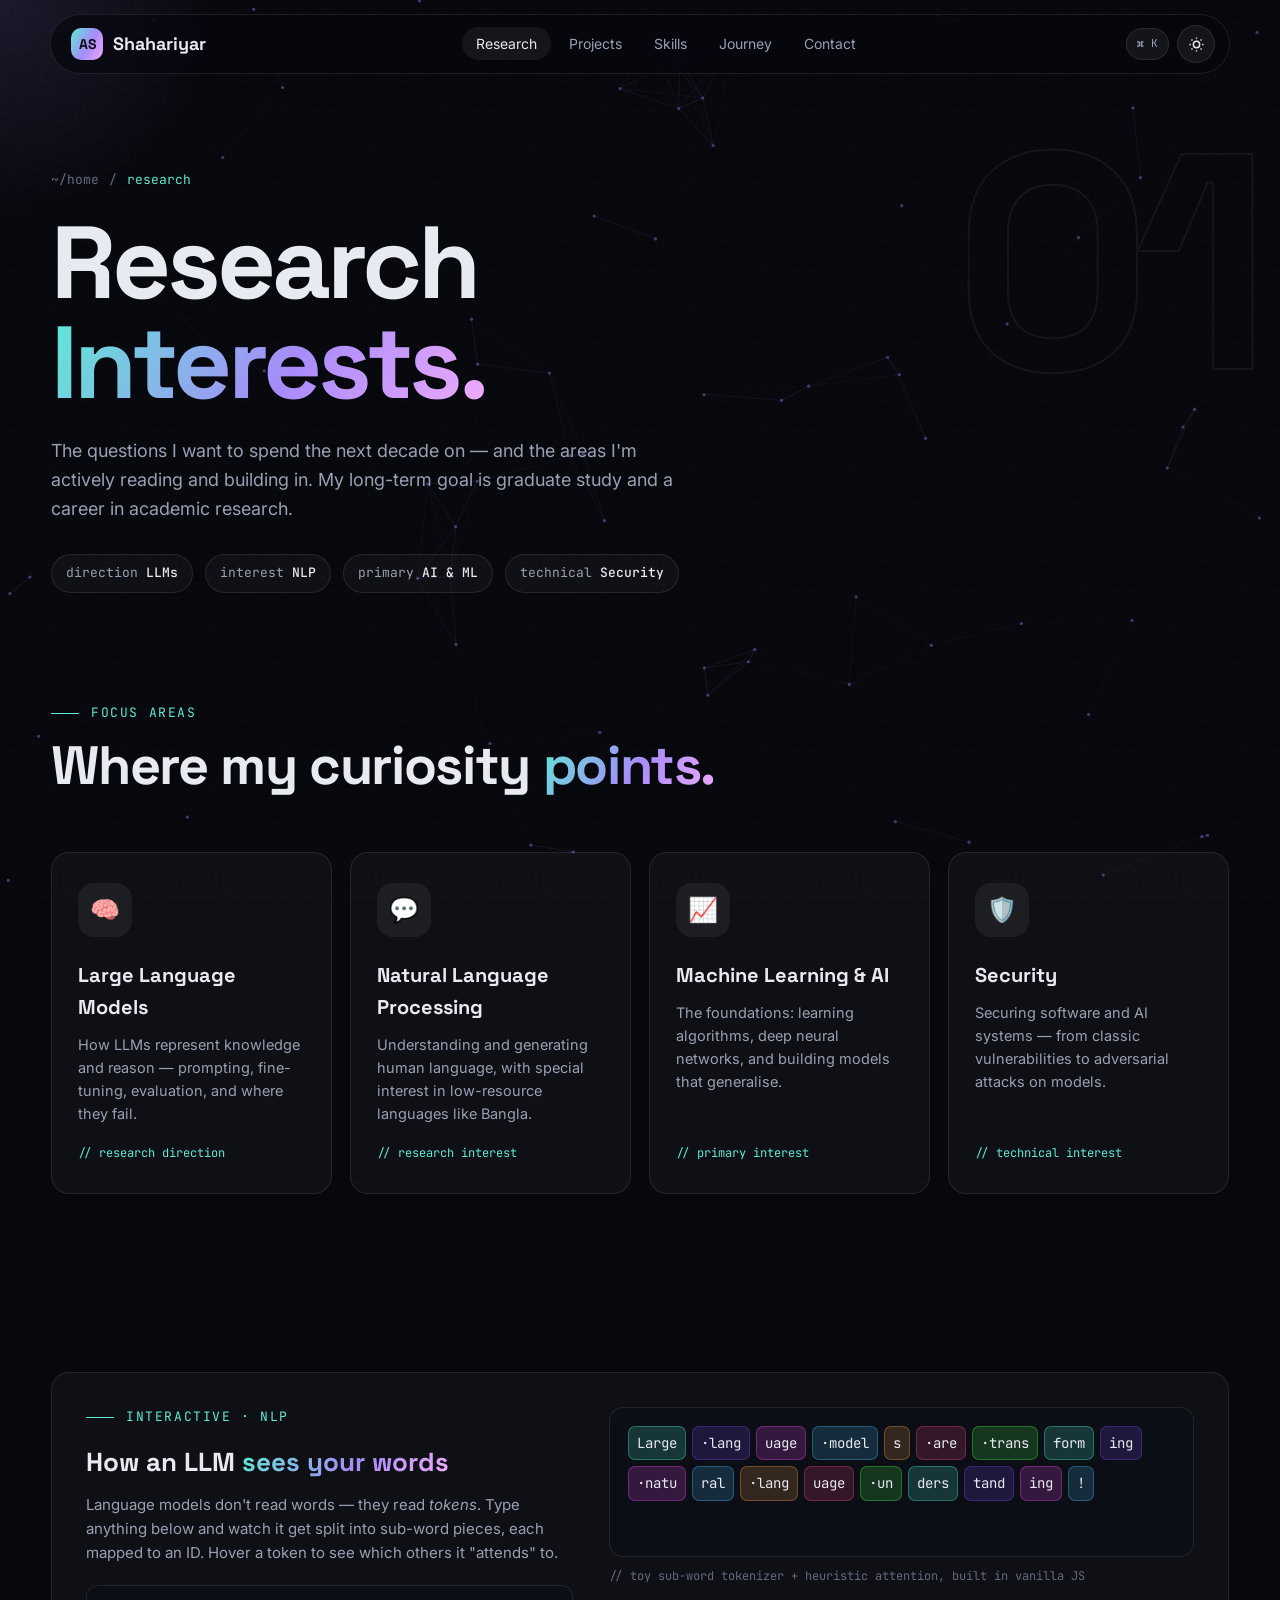
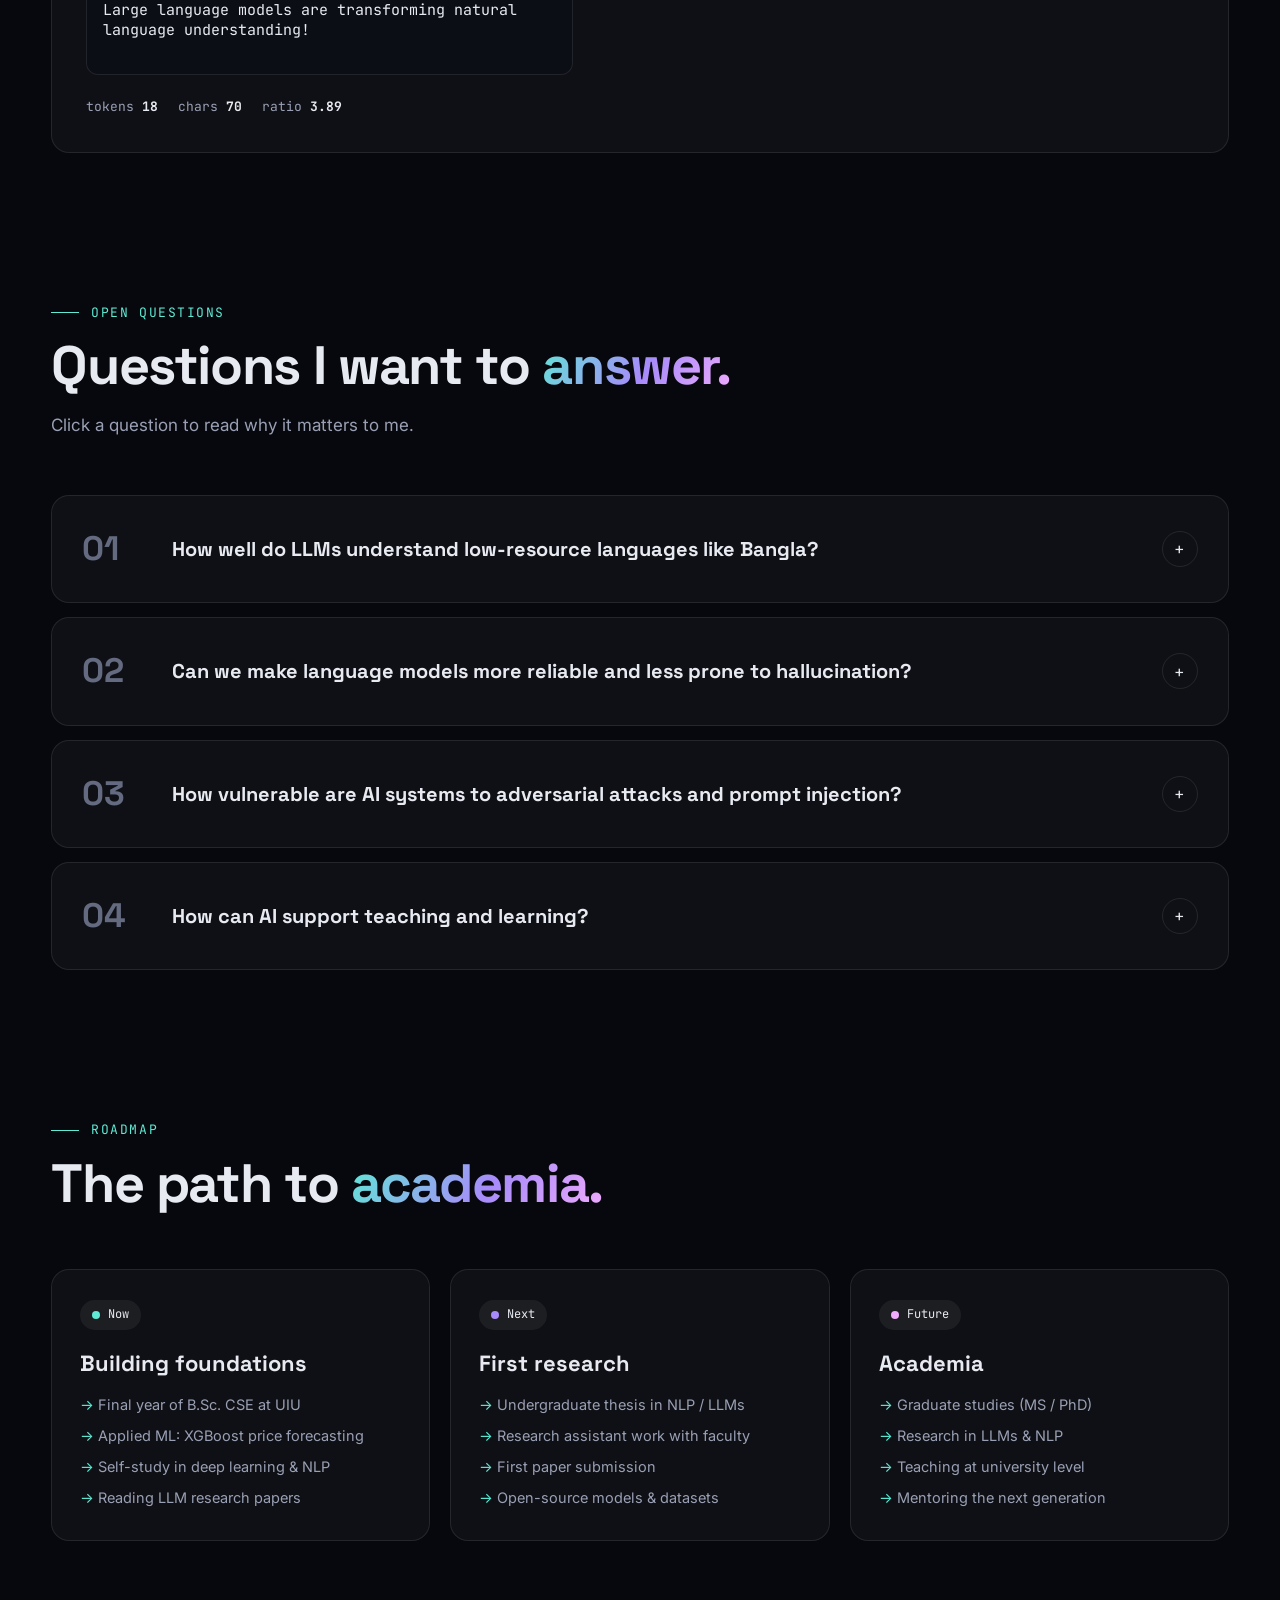
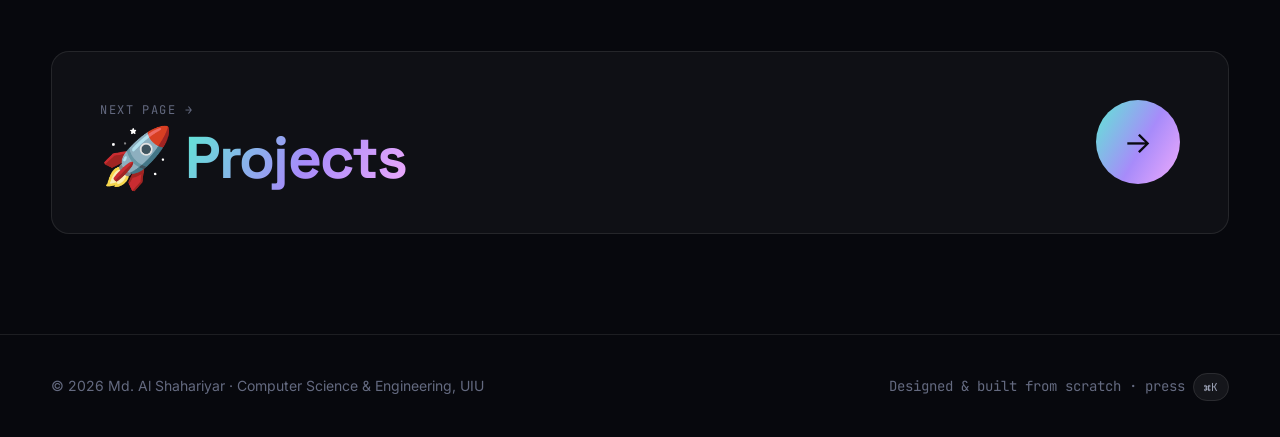
<file: research.html>
<!DOCTYPE html>
<html lang="en" data-theme="dark">
<head>
<meta charset="UTF-8">
<meta name="viewport" content="width=device-width, initial-scale=1.0">
<title>Research — Md. Al Shahariyar</title>
<meta name="description" content="Research interests of Md. Al Shahariyar: Large Language Models, NLP, Machine Learning and Security.">
<meta property="og:title" content="Research — Md. Al Shahariyar">
<meta property="og:description" content="Research interests of Md. Al Shahariyar: Large Language Models, NLP, Machine Learning and Security.">
<meta property="og:image" content="as.jpg">
<meta name="theme-color" content="#07080d">
<link rel="icon" href="data:image/svg+xml,%3Csvg xmlns='http://www.w3.org/2000/svg' viewBox='0 0 64 64'%3E%3Cdefs%3E%3ClinearGradient id='g'%3E%3Cstop offset='0' stop-color='%235eead4'/%3E%3Cstop offset='1' stop-color='%23a78bfa'/%3E%3C/linearGradient%3E%3C/defs%3E%3Crect width='64' height='64' rx='16' fill='url(%23g)'/%3E%3Ctext x='32' y='42' font-family='Arial' font-weight='700' font-size='26' text-anchor='middle' fill='%230a0a12'%3EAS%3C/text%3E%3C/svg%3E">
<link rel="preconnect" href="https://fonts.googleapis.com">
<link rel="preconnect" href="https://fonts.gstatic.com" crossorigin>
<link href="https://fonts.googleapis.com/css2?family=Space+Grotesk:wght@400;500;600;700&family=Inter:wght@400;500;600&family=JetBrains+Mono:wght@400;500&display=swap" rel="stylesheet">
<link rel="stylesheet" href="style.css">
<script>try{document.documentElement.dataset.theme=localStorage.getItem('theme')||'dark'}catch(e){}</script>
</head>
<body data-page="research">
<div id="curtain"></div>
<div id="progress"></div>
<canvas id="bg-canvas"></canvas>
<div id="cursor-glow"></div>
<div class="noise"></div>
<header>
<nav id="nav">
  <a href="index.html" class="logo"><b>AS</b><span>Shahariyar</span></a>
  <ul class="nav-links" id="nav-links"></ul>
  <div class="nav-actions">
    <span class="kbd" id="open-palette" title="Command palette (Ctrl+K)">⌘ K</span>
    <button class="icon-btn" id="theme-btn" aria-label="Toggle theme"></button>
    <button class="icon-btn" id="menu-btn" aria-label="Menu"><svg width="18" height="18" viewBox="0 0 24 24" fill="none" stroke="currentColor" stroke-width="2"><path d="M4 7h16M4 12h16M4 17h16"/></svg></button>
  </div>
</nav>
</header>
<main>
<section class="page-hero">
  <div class="big-num">01</div>
  <div class="container">
    <div class="crumbs"><a href="index.html">~/home</a><span>/</span><span style="color:var(--a1)">research</span></div>
    <h1><span class="line"><span>Research</span></span><span class="line"><span class="grad-text">Interests.</span></span></h1>
    <p>The questions I want to spend the next decade on — and the areas I'm actively reading and building in. My long-term goal is graduate study and a career in academic research.</p>
    <div class="meta-row"><span>direction <b>LLMs</b></span><span>interest <b>NLP</b></span><span>primary <b>AI &amp; ML</b></span><span>technical <b>Security</b></span></div>
  </div>
</section>

<section class="sec-tight">
  <div class="container">
    <div class="sec-head reveal"><div class="eyebrow">Focus areas</div><h2>Where my curiosity <span class="grad-text">points.</span></h2></div>
    <div class="research-grid" id="research-grid"></div>
  </div>
</section>

<section class="sec-tight">
  <div class="container">
    <div class="card spot playground reveal">
      <div>
        <div class="eyebrow">Interactive · NLP</div>
        <h3>How an LLM <span class="grad-text">sees your words</span></h3>
        <p>Language models don't read words — they read <em>tokens</em>. Type anything below and watch it get split into sub-word pieces, each mapped to an ID. Hover a token to see which others it "attends" to.</p>
        <textarea class="pg-input" id="pg-in" rows="3">Large language models are transforming natural language understanding!</textarea>
        <div class="pg-meta"><span>tokens <b id="pg-tok">0</b></span><span>chars <b id="pg-chr">0</b></span><span>ratio <b id="pg-rat">0</b></span></div>
      </div>
      <div>
        <div class="tokens" id="tokens"></div>
        <div class="pg-hint">// toy sub-word tokenizer + heuristic attention, built in vanilla JS</div>
      </div>
    </div>
  </div>
</section>

<section class="sec-tight">
  <div class="container">
    <div class="sec-head reveal"><div class="eyebrow">Open questions</div><h2>Questions I want to <span class="grad-text">answer.</span></h2><p>Click a question to read why it matters to me.</p></div>
    <div class="questions" id="questions"></div>
  </div>
</section>

<section class="sec-tight">
  <div class="container">
    <div class="sec-head reveal"><div class="eyebrow">Roadmap</div><h2>The path to <span class="grad-text">academia.</span></h2></div>
    <div class="roadmap" id="roadmap"></div>
  </div>
</section>

<div class="container"><a class="card spot next-page reveal" id="next-page" href="index.html"></a></div>
</main>
<footer><div class="container foot">
  <span>© <span class="yr"></span> Md. Al Shahariyar · Computer Science &amp; Engineering, UIU</span>
  <span class="mono">Designed &amp; built from scratch · press <span class="kbd" style="cursor:default">⌘K</span></span>
</div></footer>

<div class="overlay" id="pal-overlay"><div class="palette">
  <input id="pal-in" placeholder="Type a command or search…" autocomplete="off">
  <div class="pal-list" id="pal-list"></div>
</div></div>
<div class="toast" id="toast"></div>
<button class="icon-btn" id="top-btn" aria-label="Back to top">↑</button>
<script src="data.js"></script>
<script src="main.js"></script>
</body>
</html>
</file>
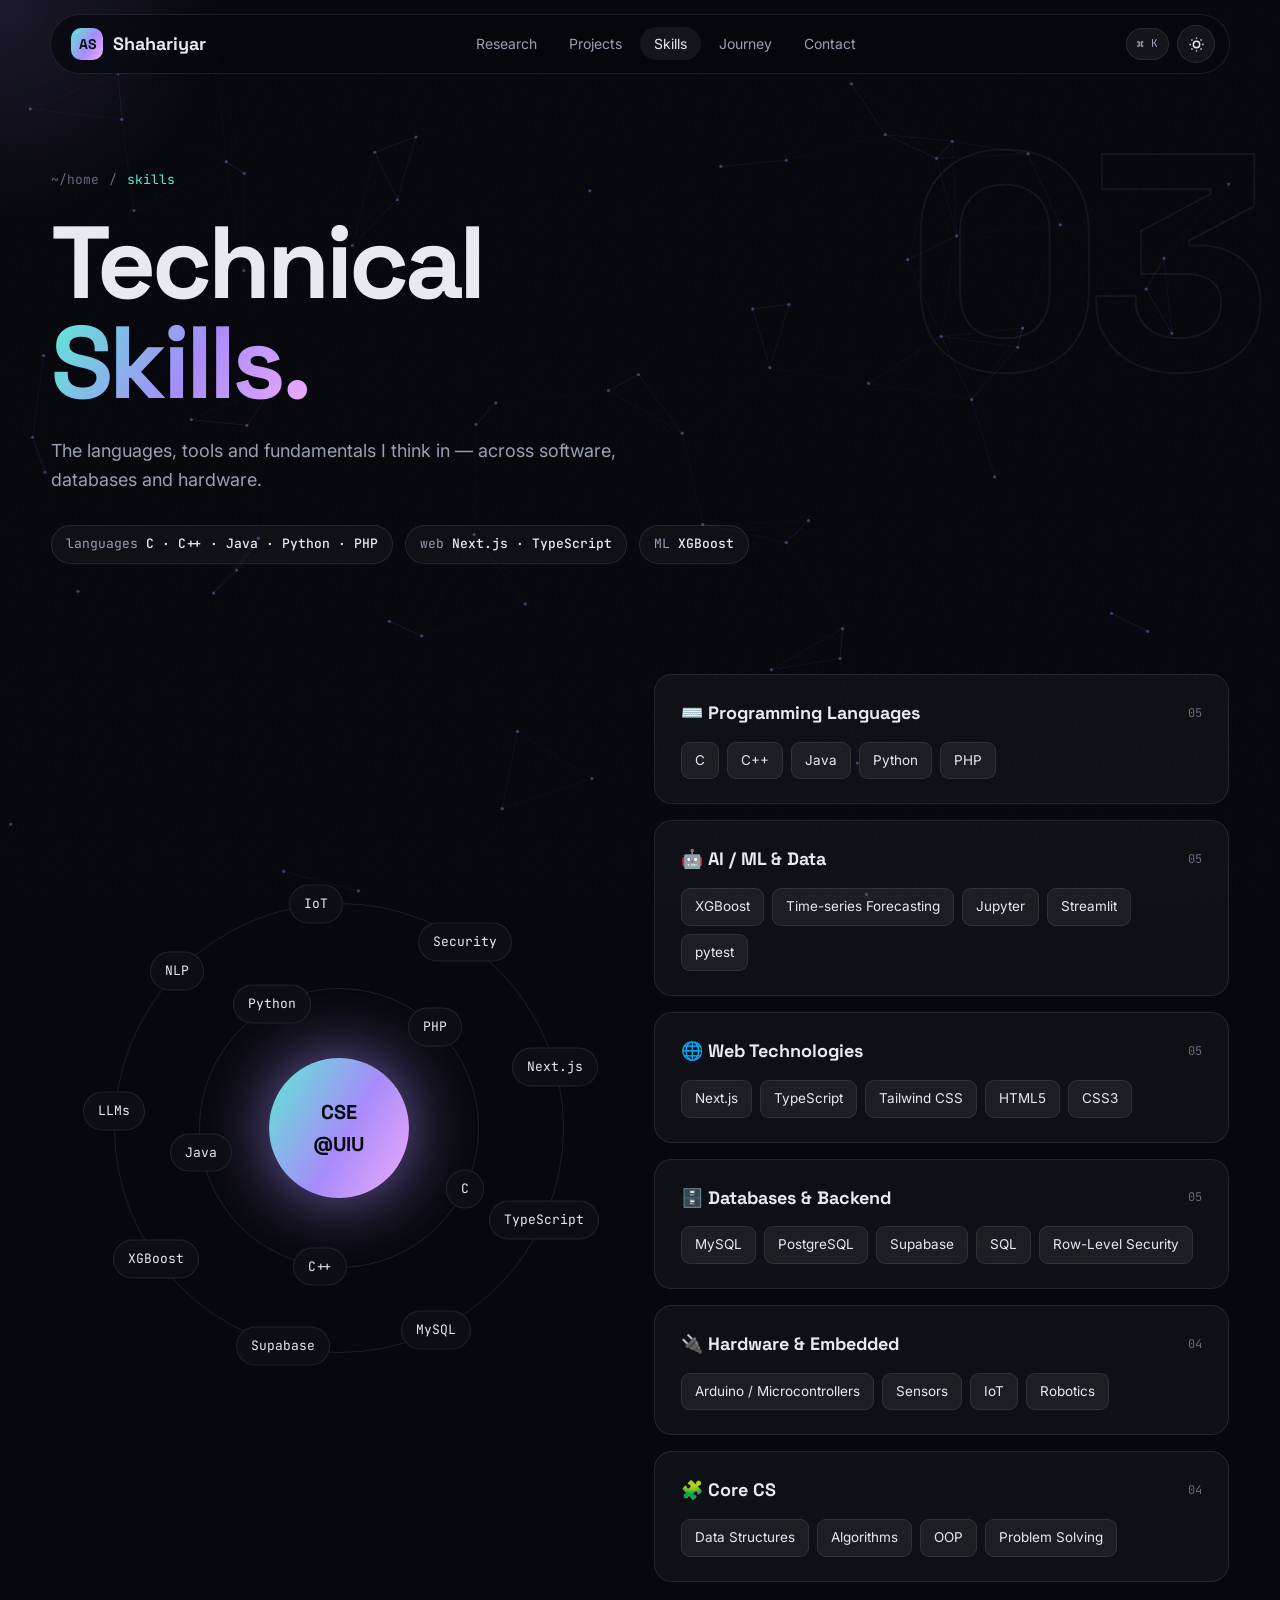
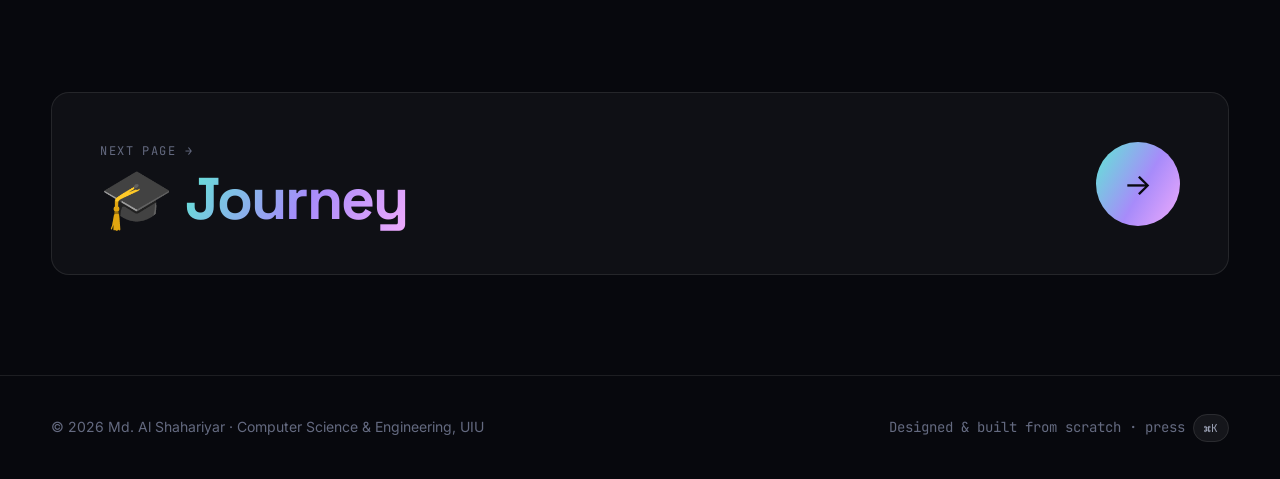
<file: skills.html>
<!DOCTYPE html>
<html lang="en" data-theme="dark">
<head>
<meta charset="UTF-8">
<meta name="viewport" content="width=device-width, initial-scale=1.0">
<title>Skills — Md. Al Shahariyar</title>
<meta name="description" content="Technical skills of Md. Al Shahariyar: C, C++, Java, Python, PHP, MySQL, web technologies and embedded systems.">
<meta property="og:title" content="Skills — Md. Al Shahariyar">
<meta property="og:description" content="Technical skills of Md. Al Shahariyar: C, C++, Java, Python, PHP, MySQL, web technologies and embedded systems.">
<meta property="og:image" content="as.jpg">
<meta name="theme-color" content="#07080d">
<link rel="icon" href="data:image/svg+xml,%3Csvg xmlns='http://www.w3.org/2000/svg' viewBox='0 0 64 64'%3E%3Cdefs%3E%3ClinearGradient id='g'%3E%3Cstop offset='0' stop-color='%235eead4'/%3E%3Cstop offset='1' stop-color='%23a78bfa'/%3E%3C/linearGradient%3E%3C/defs%3E%3Crect width='64' height='64' rx='16' fill='url(%23g)'/%3E%3Ctext x='32' y='42' font-family='Arial' font-weight='700' font-size='26' text-anchor='middle' fill='%230a0a12'%3EAS%3C/text%3E%3C/svg%3E">
<link rel="preconnect" href="https://fonts.googleapis.com">
<link rel="preconnect" href="https://fonts.gstatic.com" crossorigin>
<link href="https://fonts.googleapis.com/css2?family=Space+Grotesk:wght@400;500;600;700&family=Inter:wght@400;500;600&family=JetBrains+Mono:wght@400;500&display=swap" rel="stylesheet">
<link rel="stylesheet" href="style.css">
<script>try{document.documentElement.dataset.theme=localStorage.getItem('theme')||'dark'}catch(e){}</script>
</head>
<body data-page="skills">
<div id="curtain"></div>
<div id="progress"></div>
<canvas id="bg-canvas"></canvas>
<div id="cursor-glow"></div>
<div class="noise"></div>
<header>
<nav id="nav">
  <a href="index.html" class="logo"><b>AS</b><span>Shahariyar</span></a>
  <ul class="nav-links" id="nav-links"></ul>
  <div class="nav-actions">
    <span class="kbd" id="open-palette" title="Command palette (Ctrl+K)">⌘ K</span>
    <button class="icon-btn" id="theme-btn" aria-label="Toggle theme"></button>
    <button class="icon-btn" id="menu-btn" aria-label="Menu"><svg width="18" height="18" viewBox="0 0 24 24" fill="none" stroke="currentColor" stroke-width="2"><path d="M4 7h16M4 12h16M4 17h16"/></svg></button>
  </div>
</nav>
</header>
<main>
<section class="page-hero">
  <div class="big-num">03</div>
  <div class="container">
    <div class="crumbs"><a href="index.html">~/home</a><span>/</span><span style="color:var(--a1)">skills</span></div>
    <h1><span class="line"><span>Technical</span></span><span class="line"><span class="grad-text">Skills.</span></span></h1>
    <p>The languages, tools and fundamentals I think in — across software, databases and hardware.</p>
    <div class="meta-row"><span>languages <b>C · C++ · Java · Python · PHP</b></span><span>web <b>Next.js · TypeScript</b></span><span>ML <b>XGBoost</b></span></div>
  </div>
</section>

<section class="sec-tight">
  <div class="container">
    <div class="skills-grid">
      <div class="orbit reveal" id="orbit"><div class="core">CSE<br>@UIU</div></div>
      <div class="skill-cats" id="skill-cats"></div>
    </div>
  </div>
</section>

<div class="container"><a class="card spot next-page reveal" id="next-page" href="index.html"></a></div>
</main>
<footer><div class="container foot">
  <span>© <span class="yr"></span> Md. Al Shahariyar · Computer Science &amp; Engineering, UIU</span>
  <span class="mono">Designed &amp; built from scratch · press <span class="kbd" style="cursor:default">⌘K</span></span>
</div></footer>

<div class="overlay" id="pal-overlay"><div class="palette">
  <input id="pal-in" placeholder="Type a command or search…" autocomplete="off">
  <div class="pal-list" id="pal-list"></div>
</div></div>
<div class="toast" id="toast"></div>
<button class="icon-btn" id="top-btn" aria-label="Back to top">↑</button>
<script src="data.js"></script>
<script src="main.js"></script>
</body>
</html>
</file>
<file: style.css>
:root{
  --bg:#07080d; --bg2:#0c0e16; --surface:rgba(255,255,255,.035); --surface2:rgba(255,255,255,.06);
  --border:rgba(255,255,255,.09); --text:#e8eaf2; --muted:#9aa0b4; --dim:#646a80;
  --a1:#5eead4; --a2:#a78bfa; --a3:#f0abfc;
  --grad:linear-gradient(120deg,var(--a1),var(--a2) 55%,var(--a3));
  --shadow:0 20px 60px -20px rgba(0,0,0,.6);
  --r:18px; --mono:'JetBrains Mono',monospace; --head:'Space Grotesk',sans-serif;
}
[data-theme="light"]{
  --bg:#f6f7fb; --bg2:#eceef5; --surface:rgba(10,14,40,.035); --surface2:rgba(10,14,40,.06);
  --border:rgba(10,14,40,.1); --text:#141726; --muted:#525a73; --dim:#8a90a6;
  --a1:#0d9488; --a2:#7c3aed; --a3:#c026d3; --shadow:0 20px 50px -25px rgba(20,25,60,.35);
}
*{box-sizing:border-box;margin:0;padding:0}
html{scroll-behavior:smooth}
body{font-family:Inter,system-ui,sans-serif;background:var(--bg);color:var(--text);line-height:1.6;overflow-x:hidden;transition:background .4s,color .4s}
::selection{background:var(--a2);color:#fff}
a{color:inherit;text-decoration:none}
img{max-width:100%;display:block}
.container{width:min(1180px,92%);margin:0 auto}
.grad-text{background:var(--grad);-webkit-background-clip:text;background-clip:text;color:transparent}
.mono{font-family:var(--mono)}

/* ---------- preloader ---------- */
#loader{position:fixed;inset:0;z-index:999;background:var(--bg);display:grid;place-items:center;transition:opacity .6s,visibility .6s}
#loader.done{opacity:0;visibility:hidden}
.ld-box{font-family:var(--mono);font-size:14px;color:var(--muted);width:280px}
.ld-bar{height:2px;background:var(--surface2);margin-top:14px;border-radius:2px;overflow:hidden}
.ld-bar i{display:block;height:100%;width:0;background:var(--grad);transition:width .2s}

/* ---------- chrome ---------- */
#progress{position:fixed;top:0;left:0;height:3px;width:0;background:var(--grad);z-index:200}
#cursor-glow{position:fixed;width:500px;height:500px;border-radius:50%;pointer-events:none;z-index:0;
  background:radial-gradient(circle,rgba(167,139,250,.13),transparent 65%);transform:translate(-50%,-50%);transition:opacity .3s}
#bg-canvas{position:fixed;inset:0;z-index:0;pointer-events:none;opacity:.55}
.noise{position:fixed;inset:0;pointer-events:none;z-index:1;opacity:.035;
  background-image:url("data:image/svg+xml,%3Csvg xmlns='http://www.w3.org/2000/svg' width='160' height='160'%3E%3Cfilter id='n'%3E%3CfeTurbulence baseFrequency='.85' numOctaves='3'/%3E%3C/filter%3E%3Crect width='100%25' height='100%25' filter='url(%23n)'/%3E%3C/svg%3E")}
main,header,footer{position:relative;z-index:2}

nav{position:fixed;top:14px;left:50%;transform:translateX(-50%);z-index:100;width:min(1180px,94%);
  display:flex;align-items:center;justify-content:space-between;padding:10px 14px 10px 20px;border-radius:999px;
  background:color-mix(in srgb,var(--bg) 70%,transparent);backdrop-filter:blur(16px) saturate(1.4);border:1px solid var(--border);transition:.3s}
nav.scrolled{box-shadow:var(--shadow)}
.logo{font-family:var(--head);font-weight:700;font-size:18px;display:flex;align-items:center;gap:10px}
.logo b{width:32px;height:32px;border-radius:10px;display:grid;place-items:center;background:var(--grad);color:#0a0a12;font-size:14px}
.nav-links{display:flex;gap:4px;list-style:none}
.nav-links a{padding:8px 14px;border-radius:999px;font-size:14px;color:var(--muted);transition:.25s}
.nav-links a:hover,.nav-links a.active{color:var(--text);background:var(--surface2)}
.nav-actions{display:flex;gap:8px;align-items:center}
.icon-btn{width:38px;height:38px;border-radius:50%;display:grid;place-items:center;background:var(--surface2);border:1px solid var(--border);color:var(--text);cursor:pointer;transition:.25s}
.icon-btn:hover{transform:rotate(-12deg) scale(1.06);border-color:var(--a2)}
.kbd{font-family:var(--mono);font-size:11px;padding:6px 10px;border-radius:999px;background:var(--surface2);border:1px solid var(--border);color:var(--muted);cursor:pointer}
.kbd:hover{color:var(--text)}
#menu-btn{display:none}

/* ---------- buttons ---------- */
.btn{display:inline-flex;align-items:center;gap:10px;padding:14px 26px;border-radius:999px;font-weight:600;font-size:15px;cursor:pointer;border:none;transition:transform .2s,box-shadow .3s;position:relative;font-family:inherit}
.btn-primary{background:var(--grad);color:#0a0a12;box-shadow:0 10px 40px -10px var(--a2)}
.btn-primary:hover{box-shadow:0 14px 50px -8px var(--a2)}
.btn-ghost{background:var(--surface);border:1px solid var(--border);color:var(--text)}
.btn-ghost:hover{border-color:var(--a1)}

/* ---------- hero ---------- */
.hero{position:relative;min-height:100vh;display:flex;align-items:center;padding:130px 0 60px}
.hero-grid{display:grid;grid-template-columns:1.25fr .9fr;gap:60px;align-items:center}
.badge{display:inline-flex;align-items:center;gap:10px;padding:7px 14px 7px 10px;border-radius:999px;background:var(--surface);border:1px solid var(--border);font-size:13px;color:var(--muted);margin-bottom:26px}
.pulse{width:9px;height:9px;border-radius:50%;background:#22c55e;box-shadow:0 0 0 0 rgba(34,197,94,.6);animation:pulse 2s infinite}
@keyframes pulse{70%{box-shadow:0 0 0 10px rgba(34,197,94,0)}100%{box-shadow:0 0 0 0 rgba(34,197,94,0)}}
.hero h1{font-family:var(--head);font-size:clamp(42px,6.4vw,82px);line-height:1.02;letter-spacing:-.03em;font-weight:700}
.hero h1 .line{display:block;overflow:hidden}
.hero h1 .line span{display:inline-block;transform:translateY(110%);animation:rise 1s cubic-bezier(.2,.8,.2,1) forwards}
.hero h1 .line:nth-child(2) span{animation-delay:.12s}
@keyframes rise{to{transform:none}}
.typer{font-family:var(--mono);font-size:clamp(15px,1.7vw,19px);margin:22px 0 18px;color:var(--muted);min-height:30px}
.typer b{color:var(--a1);font-weight:500}
.caret{display:inline-block;width:9px;height:1.1em;background:var(--a1);vertical-align:-3px;margin-left:2px;animation:blink 1s steps(1) infinite}
@keyframes blink{50%{opacity:0}}
.hero p.lead{font-size:17px;color:var(--muted);max-width:560px;margin-bottom:34px}
.hero-cta{display:flex;gap:14px;flex-wrap:wrap}
.socials{display:flex;gap:10px;margin-top:34px}
.socials a{width:44px;height:44px;border-radius:12px;display:grid;place-items:center;background:var(--surface);border:1px solid var(--border);transition:.25s}
.socials a:hover{transform:translateY(-4px);border-color:var(--a2);color:var(--a2)}

.portrait-wrap{position:relative;aspect-ratio:1;max-width:420px;margin-left:auto;width:100%}
.ring{position:absolute;inset:-6%;border-radius:50%;border:1px dashed var(--border);animation:spin 40s linear infinite}
.ring.r2{inset:-16%;animation-duration:70s;animation-direction:reverse;border-style:dotted}
.ring .dot{position:absolute;top:-6px;left:50%;width:12px;height:12px;border-radius:50%;background:var(--a1);box-shadow:0 0 18px var(--a1)}
.ring.r2 .dot{background:var(--a3);box-shadow:0 0 18px var(--a3);top:auto;bottom:-6px}
@keyframes spin{to{transform:rotate(360deg)}}
.portrait{position:absolute;inset:0;border-radius:50%;overflow:hidden;background:var(--grad);padding:3px;box-shadow:0 30px 90px -30px var(--a2)}
.portrait-inner{width:100%;height:100%;border-radius:50%;overflow:hidden;background:var(--bg2);display:grid;place-items:center}
.portrait img{width:100%;height:100%;object-fit:cover}
.monogram{font-family:var(--head);font-size:110px;font-weight:700}
.float-chip{position:absolute;padding:10px 14px;border-radius:14px;background:color-mix(in srgb,var(--bg) 80%,transparent);backdrop-filter:blur(12px);border:1px solid var(--border);font-size:13px;font-family:var(--mono);display:flex;gap:8px;align-items:center;box-shadow:var(--shadow);animation:bob 6s ease-in-out infinite}
.float-chip.c1{top:6%;left:-14%}
.float-chip.c2{bottom:14%;right:-12%;animation-delay:-2s}
.float-chip.c3{bottom:-2%;left:2%;animation-delay:-4s}

@keyframes bob{50%{transform:translateY(-12px)}}
.scroll-hint{position:absolute;bottom:26px;left:50%;transform:translateX(-50%);font-family:var(--mono);font-size:11px;color:var(--dim);display:flex;flex-direction:column;align-items:center;gap:8px;letter-spacing:.2em}
.scroll-hint i{width:1px;height:40px;background:linear-gradient(var(--a1),transparent);animation:drip 2s infinite}
@keyframes drip{0%{transform:scaleY(0);transform-origin:top}50%{transform:scaleY(1);transform-origin:top}51%{transform-origin:bottom}100%{transform:scaleY(0);transform-origin:bottom}}

/* ---------- marquee ---------- */
.marquee{border-block:1px solid var(--border);padding:20px 0;overflow:hidden;background:var(--surface);position:relative;z-index:2}
.marquee-track{display:flex;gap:50px;width:max-content;animation:marq 38s linear infinite;font-family:var(--head);font-size:22px;font-weight:600;color:var(--muted)}
.marquee-track span{display:flex;align-items:center;gap:50px;white-space:nowrap}
.marquee-track span::after{content:"✦";color:var(--a2);font-size:16px}
.marquee:hover .marquee-track{animation-play-state:paused}
@keyframes marq{to{transform:translateX(-50%)}}

/* ---------- sections ---------- */
section{padding:120px 0}
.sec-head{margin-bottom:56px;max-width:720px}
.eyebrow{font-family:var(--mono);font-size:13px;color:var(--a1);letter-spacing:.12em;text-transform:uppercase;display:flex;align-items:center;gap:12px;margin-bottom:14px}
.eyebrow::before{content:"";width:28px;height:1px;background:var(--a1)}
.sec-head h2{font-family:var(--head);font-size:clamp(32px,4.4vw,54px);line-height:1.08;letter-spacing:-.025em}
.sec-head p{color:var(--muted);margin-top:16px;font-size:17px}
.reveal{opacity:0;transform:translateY(40px);transition:opacity .9s cubic-bezier(.2,.8,.2,1),transform .9s cubic-bezier(.2,.8,.2,1)}
.reveal.in{opacity:1;transform:none}
.card{background:var(--surface);border:1px solid var(--border);border-radius:var(--r);position:relative;overflow:hidden}
.card.spot::before{content:"";position:absolute;inset:0;opacity:0;transition:opacity .3s;pointer-events:none;
  background:radial-gradient(420px circle at var(--mx,50%) var(--my,50%),rgba(167,139,250,.14),transparent 45%)}
.card.spot:hover::before{opacity:1}

/* ---------- stats ---------- */
.stats{display:grid;grid-template-columns:repeat(4,1fr);gap:18px;margin-top:-10px}
.stat{padding:28px}
.stat .num{font-family:var(--head);font-size:46px;font-weight:700;line-height:1}
.stat .lbl{color:var(--muted);font-size:14px;margin-top:10px}

/* ---------- about ---------- */
.about-grid{display:grid;grid-template-columns:1.05fr 1fr;gap:28px;align-items:stretch}
.terminal{font-family:var(--mono);font-size:14px;display:flex;flex-direction:column}
.term-bar{display:flex;gap:8px;padding:14px 18px;border-bottom:1px solid var(--border);align-items:center}
.term-bar i{width:12px;height:12px;border-radius:50%;background:#ff5f57}
.term-bar i:nth-child(2){background:#febc2e}.term-bar i:nth-child(3){background:#28c840}
.term-bar span{margin-left:auto;color:var(--dim);font-size:12px}
.term-body{padding:22px;flex:1;min-height:340px;line-height:1.85}
.term-body .p{color:var(--a1)}.term-body .k{color:var(--a2)}.term-body .s{color:#fbbf24}.term-body .c{color:var(--dim)}
.term-input{display:flex;gap:8px;padding:0 22px 20px}
.term-input input{flex:1;background:none;border:none;outline:none;color:var(--text);font:inherit}
.about-text{padding:36px;display:flex;flex-direction:column;gap:18px}
.about-text h3{font-family:var(--head);font-size:26px;line-height:1.25}
.about-text p{color:var(--muted)}
.facts{display:grid;grid-template-columns:1fr 1fr;gap:12px;margin-top:auto}
.fact{padding:14px 16px;border-radius:12px;background:var(--surface2);font-size:14px}
.fact small{display:block;color:var(--dim);font-family:var(--mono);font-size:11px;text-transform:uppercase;letter-spacing:.1em;margin-bottom:4px}

/* ---------- research ---------- */
.research-grid{display:grid;grid-template-columns:repeat(4,1fr);gap:18px}
.r-card{padding:30px 26px;min-height:270px;display:flex;flex-direction:column;transition:transform .4s,border-color .3s}
.r-card:hover{transform:translateY(-8px);border-color:color-mix(in srgb,var(--a2) 50%,transparent)}
.r-ico{width:54px;height:54px;border-radius:16px;display:grid;place-items:center;background:var(--surface2);margin-bottom:22px;font-size:24px}
.r-card h4{font-family:var(--head);font-size:20px;margin-bottom:10px}
.r-card p{color:var(--muted);font-size:14.5px}
.r-card .tag{margin-top:auto;padding-top:18px;font-family:var(--mono);font-size:12px;color:var(--a1)}

.playground{margin-top:28px;padding:34px;display:grid;grid-template-columns:1fr 1.2fr;gap:36px}
.playground h3{font-family:var(--head);font-size:26px;margin-bottom:10px}
.playground p{color:var(--muted);font-size:15px}
.pg-input{width:100%;margin-top:20px;padding:14px 16px;border-radius:12px;background:var(--bg2);border:1px solid var(--border);color:var(--text);font:15px var(--mono);outline:none;resize:none}
.pg-input:focus{border-color:var(--a2)}
.pg-meta{display:flex;gap:20px;margin-top:14px;font-family:var(--mono);font-size:13px;color:var(--muted)}
.pg-meta b{color:var(--text)}
.tokens{display:flex;flex-wrap:wrap;gap:6px;align-content:flex-start;min-height:150px;padding:18px;border-radius:14px;background:var(--bg2);border:1px solid var(--border)}
.tok{font-family:var(--mono);font-size:14px;padding:5px 8px;border-radius:7px;cursor:default;transition:opacity .2s,transform .2s;position:relative;white-space:pre}
.tok:hover{transform:translateY(-2px)}
.tok .id{position:absolute;bottom:calc(100% + 4px);left:50%;transform:translateX(-50%);font-size:10px;background:var(--text);color:var(--bg);padding:2px 6px;border-radius:4px;opacity:0;pointer-events:none;transition:.2s}
.tok:hover .id{opacity:1}
.pg-hint{font-size:12px;color:var(--dim);font-family:var(--mono);margin-top:10px}

/* ---------- skills ---------- */
.skills-grid{display:grid;grid-template-columns:1fr 1fr;gap:28px;align-items:center}
.orbit{position:relative;aspect-ratio:1;max-width:500px;width:100%;margin:auto}
.orbit .core{position:absolute;inset:36%;border-radius:50%;background:var(--grad);display:grid;place-items:center;color:#0a0a12;font-family:var(--head);font-weight:700;font-size:20px;text-align:center;box-shadow:0 0 80px -10px var(--a2)}
.orbit .track{position:absolute;border:1px solid var(--border);border-radius:50%}
.orbit .node{position:absolute;padding:8px 14px;border-radius:999px;background:var(--bg2);border:1px solid var(--border);font-family:var(--mono);font-size:13px;white-space:nowrap;transform:translate(-50%,-50%);transition:border-color .2s,color .2s;cursor:default}
.orbit .node:hover{border-color:var(--a1);color:var(--a1);z-index:3}
.skill-cats{display:flex;flex-direction:column;gap:16px}
.skill-cat{padding:24px 26px}
.skill-cat h4{font-family:var(--head);font-size:18px;display:flex;align-items:center;gap:10px;margin-bottom:14px}
.skill-cat h4 span{font-family:var(--mono);font-size:12px;color:var(--dim);margin-left:auto;font-weight:400}
.chips{display:flex;flex-wrap:wrap;gap:8px}
.chip{padding:7px 13px;border-radius:9px;background:var(--surface2);border:1px solid var(--border);font-size:13.5px;transition:.2s}
.chip:hover{border-color:var(--a2);transform:translateY(-2px)}

/* ---------- projects ---------- */
.filters{display:flex;gap:8px;flex-wrap:wrap;margin-bottom:34px}
.filter{padding:9px 18px;border-radius:999px;background:var(--surface);border:1px solid var(--border);color:var(--muted);cursor:pointer;font:500 14px Inter,sans-serif;transition:.25s}
.filter.active,.filter:hover{color:var(--text);border-color:var(--a2)}
.filter.active{background:color-mix(in srgb,var(--a2) 18%,transparent)}
.proj-grid{display:grid;grid-template-columns:repeat(2,1fr);gap:24px}
.proj{cursor:pointer;transition:transform .25s ease-out,border-color .3s,opacity .4s;transform-style:preserve-3d}
.proj:hover{border-color:color-mix(in srgb,var(--a1) 45%,transparent)}
.proj.hide{display:none}
.proj-visual{height:230px;position:relative;overflow:hidden;border-bottom:1px solid var(--border)}
.proj-visual canvas,.proj-visual svg{position:absolute;inset:0;width:100%;height:100%}
.proj-num{position:absolute;top:18px;left:20px;font-family:var(--mono);font-size:12px;color:var(--dim);z-index:2}
.proj-type{position:absolute;top:16px;right:18px;padding:5px 11px;border-radius:999px;font-size:12px;background:color-mix(in srgb,var(--bg) 70%,transparent);backdrop-filter:blur(6px);border:1px solid var(--border);z-index:2}
.proj-body{padding:26px 28px 28px}
.proj-body h3{font-family:var(--head);font-size:23px;display:flex;align-items:center;gap:10px}
.proj-body h3 .arrow{margin-left:auto;transition:transform .3s;color:var(--a1)}
.proj:hover .arrow{transform:translate(4px,-4px)}
.proj-body p{color:var(--muted);font-size:15px;margin:10px 0 18px}
.stack{display:flex;gap:7px;flex-wrap:wrap}
.stack span{font-family:var(--mono);font-size:12px;padding:4px 10px;border-radius:6px;background:var(--surface2);color:var(--muted)}

/* ---------- timeline ---------- */
.tl-wrap{display:grid;grid-template-columns:1fr 1fr;gap:40px}
.tl-wrap h3{font-family:var(--head);font-size:22px;margin-bottom:26px;display:flex;gap:10px;align-items:center}
.timeline{position:relative;padding-left:34px}
.timeline::before{content:"";position:absolute;left:8px;top:6px;bottom:6px;width:2px;background:var(--border)}
.timeline .fill{position:absolute;left:8px;top:6px;width:2px;background:var(--grad);height:0;transition:height 1.4s cubic-bezier(.2,.8,.2,1)}
.timeline.in .fill{height:calc(100% - 12px)}
.tl-item{position:relative;padding:22px 24px;margin-bottom:18px}
.tl-item::before{content:"";position:absolute;left:-32px;top:28px;width:14px;height:14px;border-radius:50%;background:var(--bg);border:3px solid var(--a2);box-shadow:0 0 0 5px var(--bg)}
.tl-item .when{font-family:var(--mono);font-size:12px;color:var(--a1)}
.tl-item h4{font-family:var(--head);font-size:19px;margin:6px 0 2px}
.tl-item .where{color:var(--text);opacity:.8;font-size:14.5px}
.tl-item p{color:var(--muted);font-size:14.5px;margin-top:10px}
.tl-item .pill{display:inline-block;margin-top:12px;padding:4px 12px;border-radius:999px;font-size:12.5px;font-weight:600;background:color-mix(in srgb,var(--a1) 15%,transparent);color:var(--a1)}

/* ---------- philosophy quote ---------- */
.quote{padding:70px 60px;text-align:center}
.quote blockquote{font-family:var(--head);font-size:clamp(26px,3.4vw,42px);line-height:1.25;letter-spacing:-.02em;max-width:900px;margin:auto}
.quote cite{display:block;margin-top:22px;font-style:normal;color:var(--muted);font-family:var(--mono);font-size:13px}

/* ---------- contact ---------- */
.contact-grid{display:grid;grid-template-columns:1fr 1.15fr;gap:28px}
.c-info{padding:36px;display:flex;flex-direction:column;gap:14px}
.c-row{display:flex;align-items:center;gap:16px;padding:16px;border-radius:14px;background:var(--surface2);border:1px solid transparent;transition:.25s}
.c-row:hover{border-color:var(--border)}
.c-row .ic{width:44px;height:44px;flex:none;border-radius:12px;display:grid;place-items:center;background:var(--bg2)}
.c-row small{display:block;color:var(--dim);font-size:12px;font-family:var(--mono)}
.c-row .v{font-size:14.5px;word-break:break-all}
.c-row button{margin-left:auto;flex:none}
.c-form{padding:36px;display:flex;flex-direction:column;gap:16px}
.field{position:relative}
.field input,.field textarea{width:100%;padding:22px 16px 10px;border-radius:12px;background:var(--bg2);border:1px solid var(--border);color:var(--text);font:15px Inter,sans-serif;outline:none;transition:border-color .2s;resize:vertical}
.field label{position:absolute;left:16px;top:16px;color:var(--dim);font-size:15px;pointer-events:none;transition:.2s}
.field input:focus,.field textarea:focus{border-color:var(--a2)}
.field input:focus+label,.field input:not(:placeholder-shown)+label,.field textarea:focus+label,.field textarea:not(:placeholder-shown)+label{top:7px;font-size:11px;color:var(--a1)}
.form-note{font-size:13px;color:var(--muted);min-height:20px}

footer{border-top:1px solid var(--border);padding:40px 0;color:var(--dim);font-size:14px}
.foot{display:flex;justify-content:space-between;align-items:center;gap:20px;flex-wrap:wrap}

/* ---------- modal & palette ---------- */
.overlay{position:fixed;inset:0;z-index:300;background:rgba(3,4,8,.7);backdrop-filter:blur(8px);display:grid;place-items:center;opacity:0;visibility:hidden;transition:.3s;padding:20px}
.overlay.open{opacity:1;visibility:visible}
.modal{width:min(720px,100%);max-height:88vh;overflow:auto;background:var(--bg2);border:1px solid var(--border);border-radius:22px;transform:translateY(30px) scale(.97);transition:.35s cubic-bezier(.2,.8,.2,1)}
.overlay.open .modal{transform:none}
.modal-head{height:200px;position:relative;border-bottom:1px solid var(--border)}
.modal-head canvas,.modal-head svg{position:absolute;inset:0;width:100%;height:100%}
.modal-body{padding:30px 34px 34px}
.modal-body h3{font-family:var(--head);font-size:30px}
.modal-body .sub{color:var(--a1);font-family:var(--mono);font-size:13px;margin:6px 0 18px}
.modal-body h5{font-family:var(--head);font-size:15px;margin:22px 0 10px;color:var(--text)}
.modal-body ul{padding-left:20px;color:var(--muted);font-size:15px}
.modal-body li{margin-bottom:6px}
.modal-body p{color:var(--muted)}
.modal-links{display:flex;gap:10px;margin-top:26px;flex-wrap:wrap}
.close-x{position:absolute;top:14px;right:14px;z-index:3}
.palette{width:min(560px,100%);background:var(--bg2);border:1px solid var(--border);border-radius:18px;overflow:hidden;transform:translateY(-20px);transition:.3s;align-self:start;margin-top:14vh}
.overlay.open .palette{transform:none}
.palette input{width:100%;padding:20px 22px;background:none;border:none;border-bottom:1px solid var(--border);color:var(--text);font:16px Inter,sans-serif;outline:none}
.pal-list{max-height:340px;overflow:auto;padding:8px}
.pal-item{padding:12px 14px;border-radius:10px;display:flex;gap:12px;align-items:center;cursor:pointer;font-size:14.5px}
.pal-item small{margin-left:auto;color:var(--dim);font-family:var(--mono);font-size:11px}
.pal-item.sel{background:var(--surface2)}
.toast{position:fixed;bottom:26px;left:50%;transform:translate(-50%,120px);z-index:400;padding:12px 20px;border-radius:12px;background:var(--text);color:var(--bg);font-size:14px;font-weight:500;opacity:0;transition:.4s cubic-bezier(.2,.8,.2,1)}
.toast.show{transform:translate(-50%,0);opacity:1}
#top-btn{position:fixed;right:22px;bottom:22px;z-index:90;opacity:0;pointer-events:none;transition:.3s}
#top-btn.show{opacity:1;pointer-events:auto}

/* ---------- responsive ---------- */
@media (max-width:1000px){
  .hero-grid,.about-grid,.skills-grid,.contact-grid,.tl-wrap,.playground{grid-template-columns:1fr}
  .portrait-wrap{margin:30px auto 0;max-width:330px}
  .research-grid{grid-template-columns:1fr 1fr}
  .stats{grid-template-columns:1fr 1fr}
  .float-chip.c1{left:-6%}.float-chip.c2{right:-6%}
}
@media (max-width:760px){
  .nav-links{position:fixed;top:72px;left:0;right:0;flex-direction:column;padding:14px;background:var(--bg2);border:1px solid var(--border);border-radius:20px;opacity:0;pointer-events:none;transform:translateY(-10px);transition:.3s}
  .nav-links.open{opacity:1;pointer-events:auto;transform:none}
  #menu-btn{display:grid}.kbd{display:none}
  .proj-grid,.research-grid{grid-template-columns:1fr}
  section{padding:86px 0}
  .quote{padding:46px 26px}
  .facts{grid-template-columns:1fr}
  #cursor-glow{display:none}
  .scroll-hint{display:none}
}
@media (prefers-reduced-motion:reduce){
  *,*::before,*::after{animation:none!important;transition:none!important}
  .reveal{opacity:1;transform:none}
  .hero h1 .line span{transform:none}
}

/* =================== MULTI-PAGE ADDITIONS =================== */
.page-hero{position:relative;padding:170px 0 70px;overflow:hidden}
.crumbs{font-family:var(--mono);font-size:13px;color:var(--dim);margin-bottom:22px;display:flex;gap:10px;align-items:center}
.crumbs a:hover{color:var(--a1)}
.page-hero h1{font-family:var(--head);font-size:clamp(48px,8vw,108px);line-height:.98;letter-spacing:-.04em;font-weight:700}
.page-hero h1 .line{display:block;overflow:hidden}
.page-hero h1 .line span{display:inline-block;transform:translateY(110%);animation:rise 1s cubic-bezier(.2,.8,.2,1) forwards}
.page-hero h1 .line:nth-child(2) span{animation-delay:.12s}
.page-hero p{color:var(--muted);font-size:18px;max-width:640px;margin-top:24px}
.page-hero .big-num{position:absolute;right:2%;top:110px;font-family:var(--head);font-size:clamp(140px,24vw,340px);font-weight:700;line-height:1;opacity:.06;letter-spacing:-.06em;pointer-events:none;-webkit-text-stroke:2px var(--text);color:transparent}
.page-hero .meta-row{display:flex;gap:12px;flex-wrap:wrap;margin-top:30px}
.page-hero .meta-row span{padding:8px 14px;border-radius:999px;background:var(--surface);border:1px solid var(--border);font-size:13px;font-family:var(--mono);color:var(--muted)}
.page-hero .meta-row b{color:var(--text);font-weight:500}
.sec-tight{padding:40px 0 110px}

/* explore cards (home) */
.explore{display:grid;grid-template-columns:repeat(3,1fr);gap:20px}
.ex-card{padding:32px 30px;min-height:240px;display:flex;flex-direction:column;transition:transform .4s,border-color .3s}
.ex-card:hover{transform:translateY(-8px);border-color:color-mix(in srgb,var(--a1) 45%,transparent)}
.ex-card .ex-n{font-family:var(--mono);font-size:12px;color:var(--dim)}
.ex-card .ex-ico{font-size:30px;margin:18px 0 14px}
.ex-card h3{font-family:var(--head);font-size:26px;display:flex;align-items:center}
.ex-card h3 .arrow{margin-left:auto;color:var(--a1);transition:transform .3s}
.ex-card:hover .arrow{transform:translate(5px,-5px)}
.ex-card p{color:var(--muted);font-size:15px;margin-top:8px}
.ex-card .ex-foot{margin-top:auto;padding-top:18px;font-family:var(--mono);font-size:12px;color:var(--a1)}
.ex-card.wide{grid-column:span 2}

/* next page card */
.next-page{display:flex;align-items:center;justify-content:space-between;gap:20px;padding:44px 48px;margin-bottom:100px;transition:border-color .3s}
.next-page:hover{border-color:color-mix(in srgb,var(--a2) 55%,transparent)}
.next-page small{font-family:var(--mono);font-size:12px;color:var(--dim);letter-spacing:.12em;text-transform:uppercase}
.next-page h3{font-family:var(--head);font-size:clamp(30px,4.6vw,60px);letter-spacing:-.03em;line-height:1.05;margin-top:6px}
.next-page .circle{width:84px;height:84px;flex:none;border-radius:50%;display:grid;place-items:center;background:var(--grad);color:#0a0a12;font-size:30px;transition:transform .4s}
.next-page:hover .circle{transform:rotate(-45deg) scale(1.08)}

/* page transition curtain */
#curtain{position:fixed;inset:0;z-index:998;background:var(--bg);pointer-events:none;opacity:1;transition:opacity .45s ease}
#curtain.off{opacity:0}
#curtain.on{opacity:1;pointer-events:auto}

/* project modal upgrades */
.modal{width:min(820px,100%)}
.modal-head{height:240px}
.modal-head .mh-title{position:absolute;left:30px;bottom:22px;z-index:2;font-family:var(--mono);font-size:12px;padding:6px 12px;border-radius:999px;background:color-mix(in srgb,var(--bg) 70%,transparent);backdrop-filter:blur(6px);border:1px solid var(--border)}
.modal-grid{display:grid;grid-template-columns:1.4fr 1fr;gap:28px;margin-top:8px}
.side-box{padding:20px;border-radius:14px;background:var(--surface);border:1px solid var(--border);align-self:start}
.side-box h5:first-child{margin-top:0!important}
.side-box dl{display:grid;grid-template-columns:auto 1fr;gap:8px 14px;font-size:14px}
.side-box dt{color:var(--dim);font-family:var(--mono);font-size:12px;padding-top:2px}
.side-box dd{color:var(--text)}
.gh-btn{display:flex;align-items:center;gap:12px;padding:14px 16px;border-radius:14px;background:var(--text);color:var(--bg);font-weight:600;font-size:14px;margin-top:14px;transition:transform .2s}
.gh-btn:hover{transform:translateY(-2px)}
.gh-btn small{display:block;font-weight:400;opacity:.65;font-family:var(--mono);font-size:11px}
.gh-btn.disabled{background:var(--surface2);color:var(--dim);cursor:not-allowed;border:1px dashed var(--border)}
.gh-btn .go{margin-left:auto}
.live-btn{display:flex;align-items:center;gap:10px;padding:12px 16px;border-radius:14px;border:1px solid var(--border);font-size:14px;margin-top:10px}
.live-btn:hover{border-color:var(--a1)}
.modal-nav{display:flex;justify-content:space-between;align-items:center;margin-top:30px;padding-top:20px;border-top:1px solid var(--border)}
.modal-nav button{background:none;border:none;color:var(--muted);font:500 14px Inter,sans-serif;cursor:pointer;display:flex;gap:8px;align-items:center}
.modal-nav button:hover{color:var(--text)}
.modal-nav .count{font-family:var(--mono);font-size:12px;color:var(--dim)}
.proj-links-row{display:flex;gap:10px;margin-top:18px}
.mini-link{display:inline-flex;align-items:center;gap:6px;font-size:13px;padding:7px 12px;border-radius:9px;background:var(--surface2);border:1px solid var(--border);color:var(--muted);transition:.2s}
.mini-link:hover{color:var(--text);border-color:var(--a2)}
.mini-link.off{opacity:.5}

/* research roadmap & questions */
.roadmap{display:grid;grid-template-columns:repeat(3,1fr);gap:20px;position:relative}
.rm{padding:30px 28px}
.rm .phase{display:inline-flex;align-items:center;gap:8px;font-family:var(--mono);font-size:12px;padding:5px 12px;border-radius:999px;background:var(--surface2)}
.rm .phase i{width:8px;height:8px;border-radius:50%;background:var(--a1)}
.rm.next .phase i{background:var(--a2)} .rm.future .phase i{background:var(--a3)}
.rm h4{font-family:var(--head);font-size:22px;margin:16px 0 12px}
.rm ul{list-style:none;color:var(--muted);font-size:14.5px;display:flex;flex-direction:column;gap:8px}
.rm li::before{content:"→ ";color:var(--a1)}
.questions{display:flex;flex-direction:column;gap:14px}
.q{display:grid;grid-template-columns:70px 1fr auto;gap:20px;align-items:center;padding:26px 30px;cursor:pointer;transition:border-color .3s}
.q:hover{border-color:color-mix(in srgb,var(--a2) 45%,transparent)}
.q .qn{font-family:var(--head);font-size:34px;font-weight:700;color:var(--dim)}
.q h4{font-family:var(--head);font-size:20px}
.q .qa{max-height:0;overflow:hidden;color:var(--muted);font-size:15px;transition:max-height .5s ease,margin .3s}
.q.open .qa{max-height:200px;margin-top:10px}
.q .plus{width:36px;height:36px;border-radius:50%;border:1px solid var(--border);display:grid;place-items:center;transition:transform .3s}
.q.open .plus{transform:rotate(45deg);border-color:var(--a2);color:var(--a2)}

@media (max-width:1000px){
  .explore{grid-template-columns:1fr 1fr}.ex-card.wide{grid-column:span 2}
  .roadmap,.modal-grid{grid-template-columns:1fr}
}
@media (max-width:760px){
  .explore{grid-template-columns:1fr}.ex-card.wide{grid-column:auto}
  .next-page{padding:30px 26px}.next-page .circle{width:60px;height:60px;font-size:22px}
  .q{grid-template-columns:44px 1fr auto;padding:20px}.q .qn{font-size:24px}
  .page-hero{padding:130px 0 50px}
}
@media (prefers-reduced-motion:reduce){.page-hero h1 .line span{transform:none}}

/* =================== FIXES & PHOTO FRAME =================== */
/* nav must sit above page content (was being covered by <main>) */
header{z-index:150!important}

@property --ang{syntax:'<angle>';initial-value:0deg;inherits:false}
.photo-wrap{position:relative;width:100%;max-width:400px;aspect-ratio:4/5;margin-left:auto;transition:transform .3s ease-out;transform-style:preserve-3d}
.photo-glow,.photo-glow2{position:absolute;inset:-3px;border-radius:32px;background:conic-gradient(from var(--ang),var(--a1),var(--a2),var(--a3),var(--a1));animation:ang 6s linear infinite}
.photo-glow2{inset:10px;filter:blur(40px);opacity:.55}
@keyframes ang{to{--ang:360deg}}
.photo-frame{position:absolute;inset:0;border-radius:30px;overflow:hidden;background:var(--bg2)}
.photo-frame img{width:100%;height:100%;object-fit:cover;transition:transform .8s cubic-bezier(.2,.8,.2,1)}
.photo-wrap:hover .photo-frame img{transform:scale(1.04)}
.photo-frame::after{content:"";position:absolute;inset:0;background:linear-gradient(to top,color-mix(in srgb,var(--bg) 85%,transparent),transparent 40%);pointer-events:none}
.photo-empty{position:absolute;inset:0;display:none;flex-direction:column;align-items:center;justify-content:center;gap:14px;text-align:center;padding:30px;
  background-image:linear-gradient(var(--border) 1px,transparent 1px),linear-gradient(90deg,var(--border) 1px,transparent 1px);background-size:28px 28px}
.photo-frame.empty img{display:none}
.photo-frame.empty .photo-empty{display:flex}
.photo-empty .cam{width:84px;height:84px;border-radius:50%;display:grid;place-items:center;background:var(--grad);color:#0a0a12;box-shadow:0 0 60px -10px var(--a2)}
.photo-empty b{font-family:var(--head);font-size:20px}
.photo-empty small{font-family:var(--mono);font-size:12px;color:var(--muted)}
.photo-tag{position:absolute;left:18px;right:18px;bottom:18px;z-index:2;display:flex;align-items:center;gap:12px;padding:14px 16px;border-radius:18px;background:color-mix(in srgb,var(--bg) 70%,transparent);backdrop-filter:blur(14px);border:1px solid var(--border)}
.photo-tag b{display:block;font-family:var(--head);font-size:16px}
.photo-tag small{font-family:var(--mono);font-size:11.5px;color:var(--muted)}
.photo-tag .pulse{margin-left:auto;flex:none}
.corner{position:absolute;width:30px;height:30px;border:2px solid var(--a1);z-index:3;pointer-events:none}
.corner.tl{top:-16px;left:-16px;border-right:0;border-bottom:0;border-top-left-radius:12px}
.corner.br{bottom:-16px;right:-16px;border-left:0;border-top:0;border-bottom-right-radius:12px;border-color:var(--a3)}
.photo-wrap .float-chip{z-index:4}
.photo-wrap .float-chip.c1{top:8%;left:-18%}
.photo-wrap .float-chip.c2{top:44%;right:-16%;bottom:auto}
.photo-wrap .float-chip.c3{top:auto;bottom:24%;left:-16%;right:auto;animation-delay:-4s}
.photo-wrap .float-chip.c4{top:-5%;right:6%;animation-delay:-3s}
@media (max-width:1000px){.photo-wrap{margin:40px auto 0;max-width:340px}.photo-wrap .float-chip.c1{left:-8%}.photo-wrap .float-chip.c2{right:-8%}.photo-wrap .float-chip.c3{left:-8%}}
@media (max-width:420px){.photo-wrap .float-chip{font-size:11px;padding:8px 10px}}
</file>
